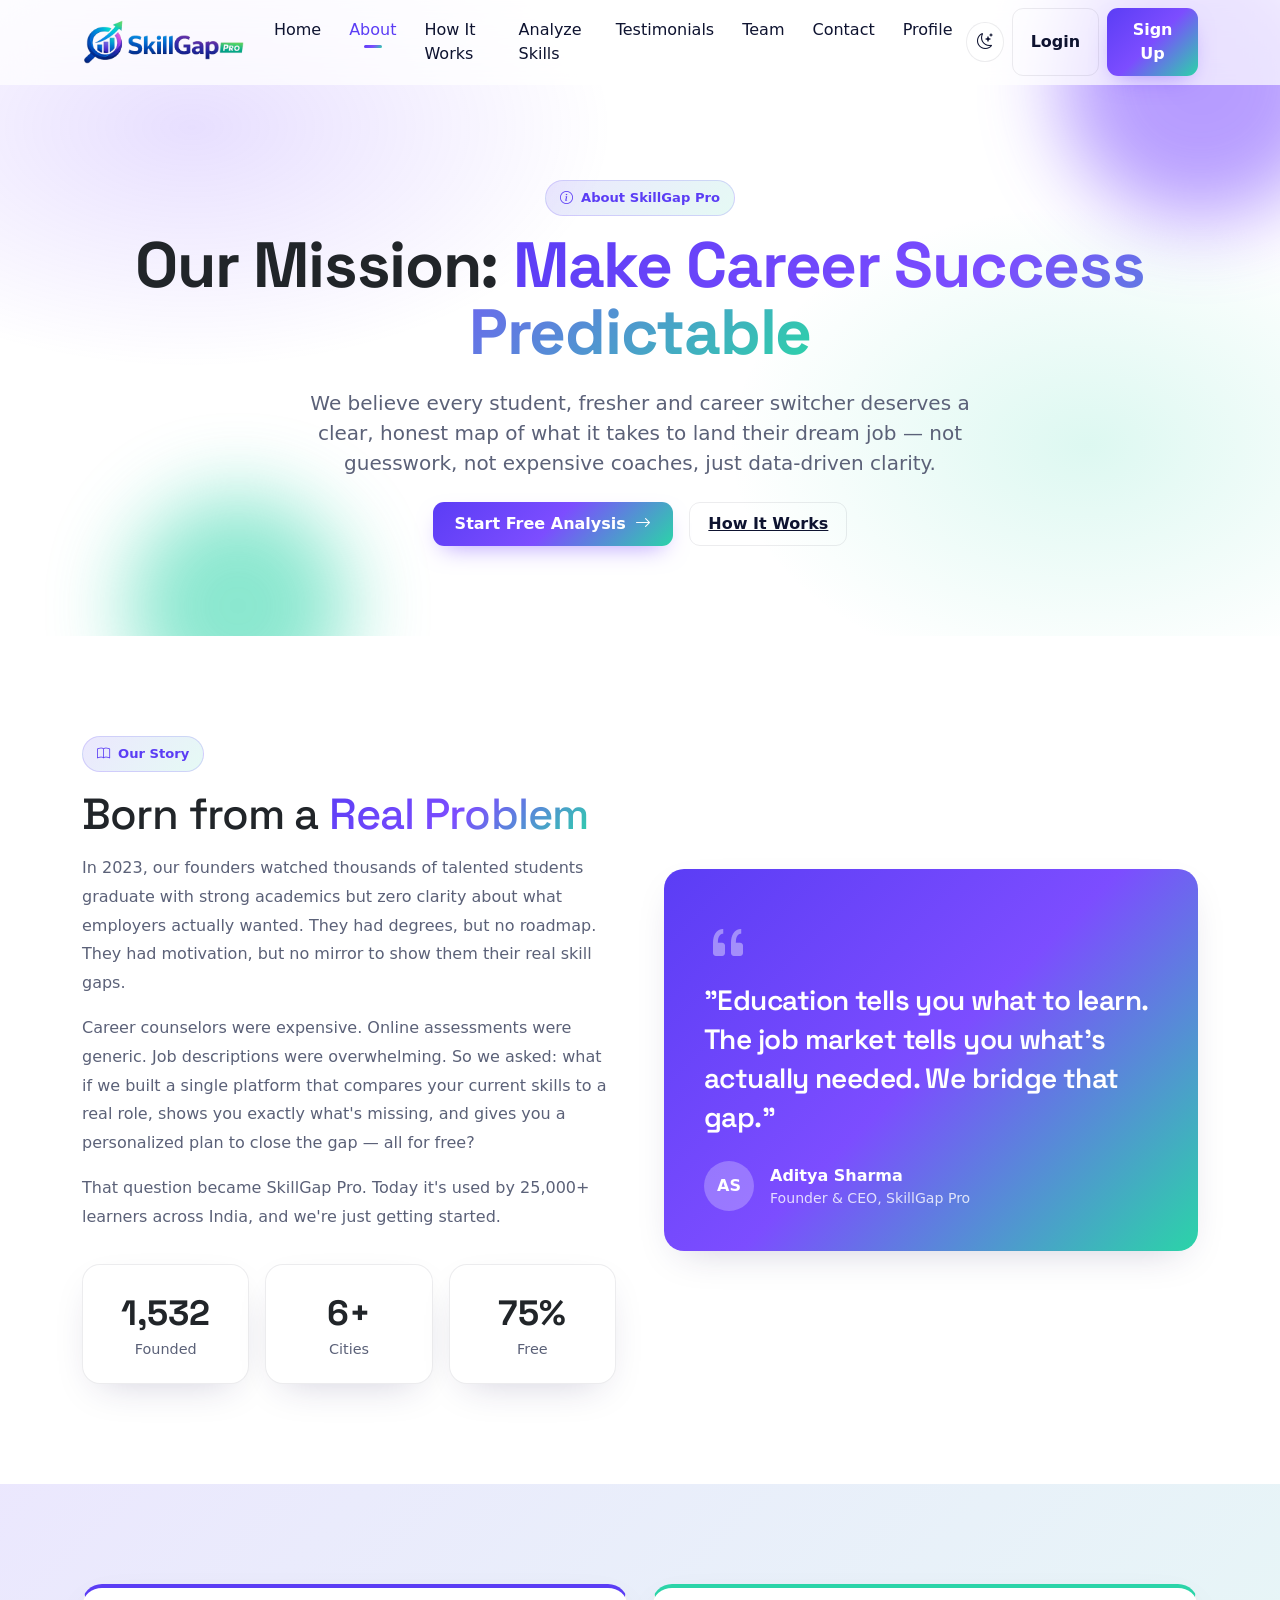
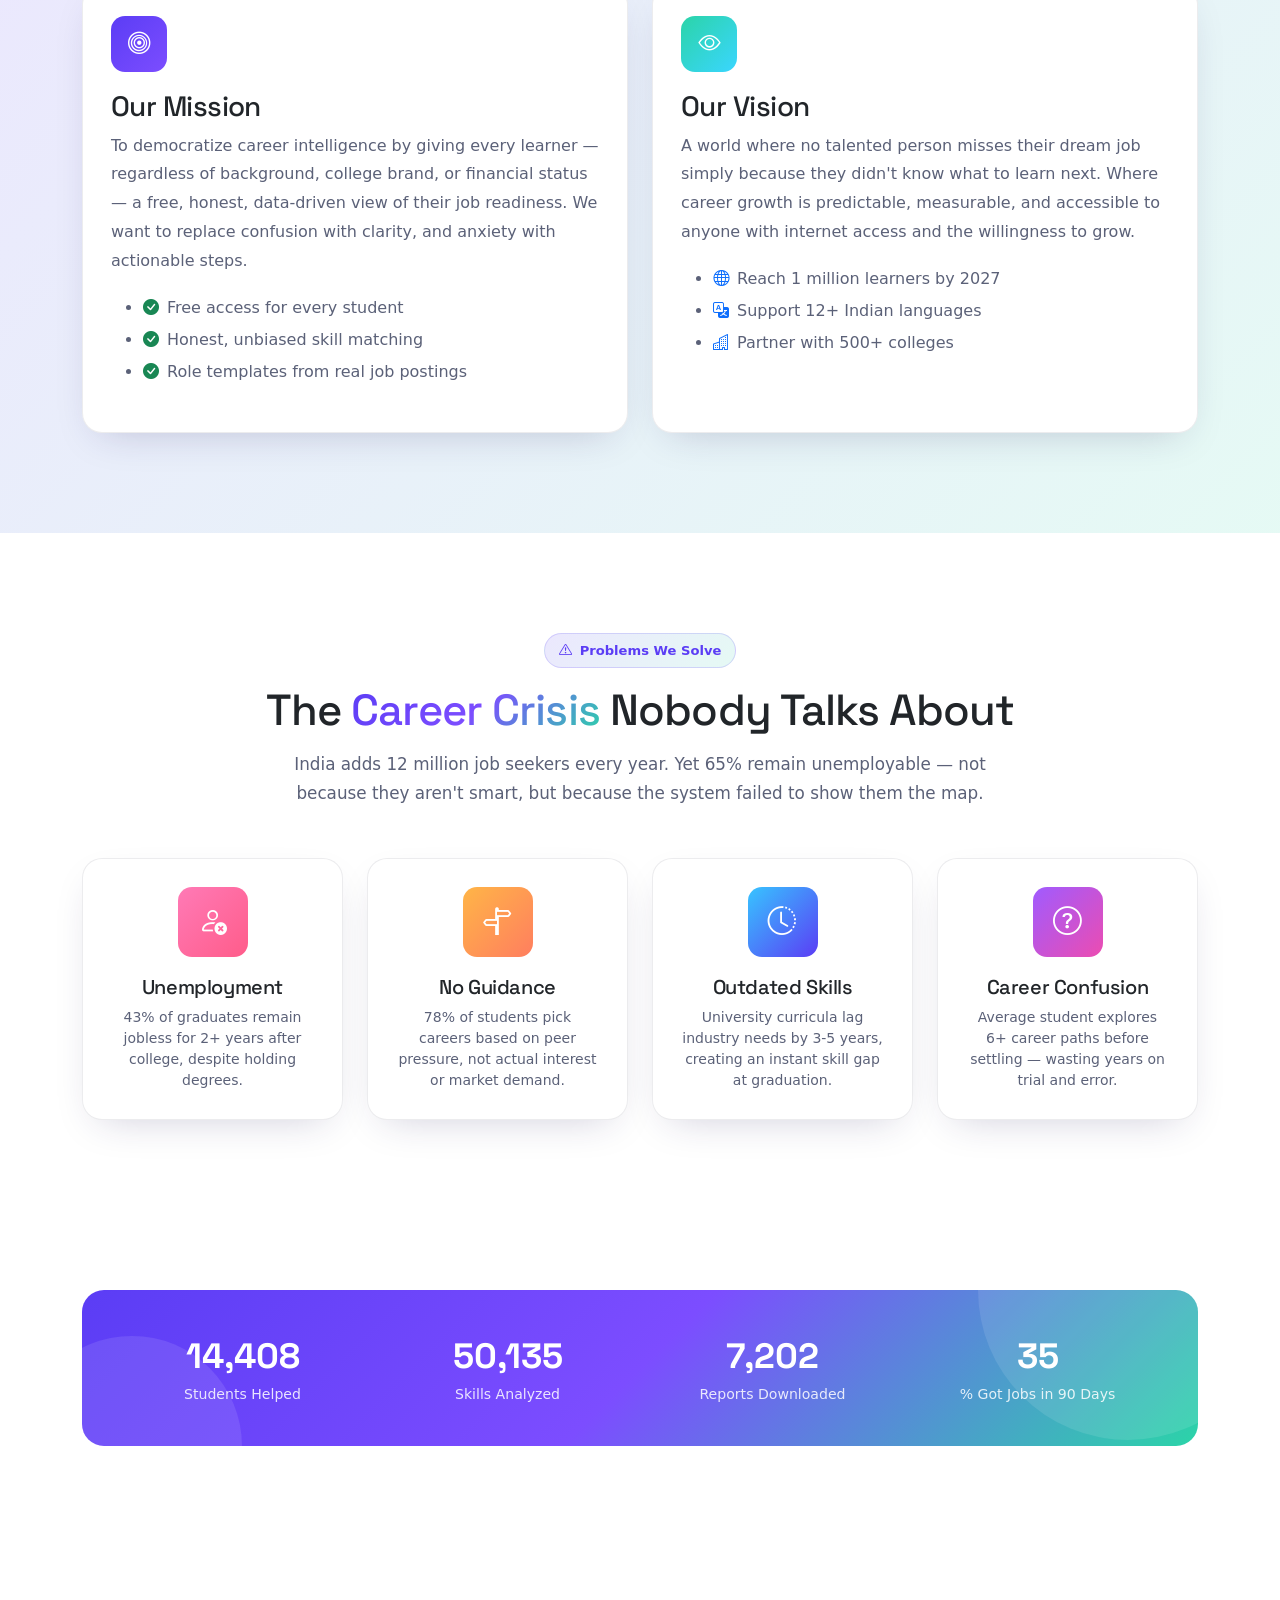
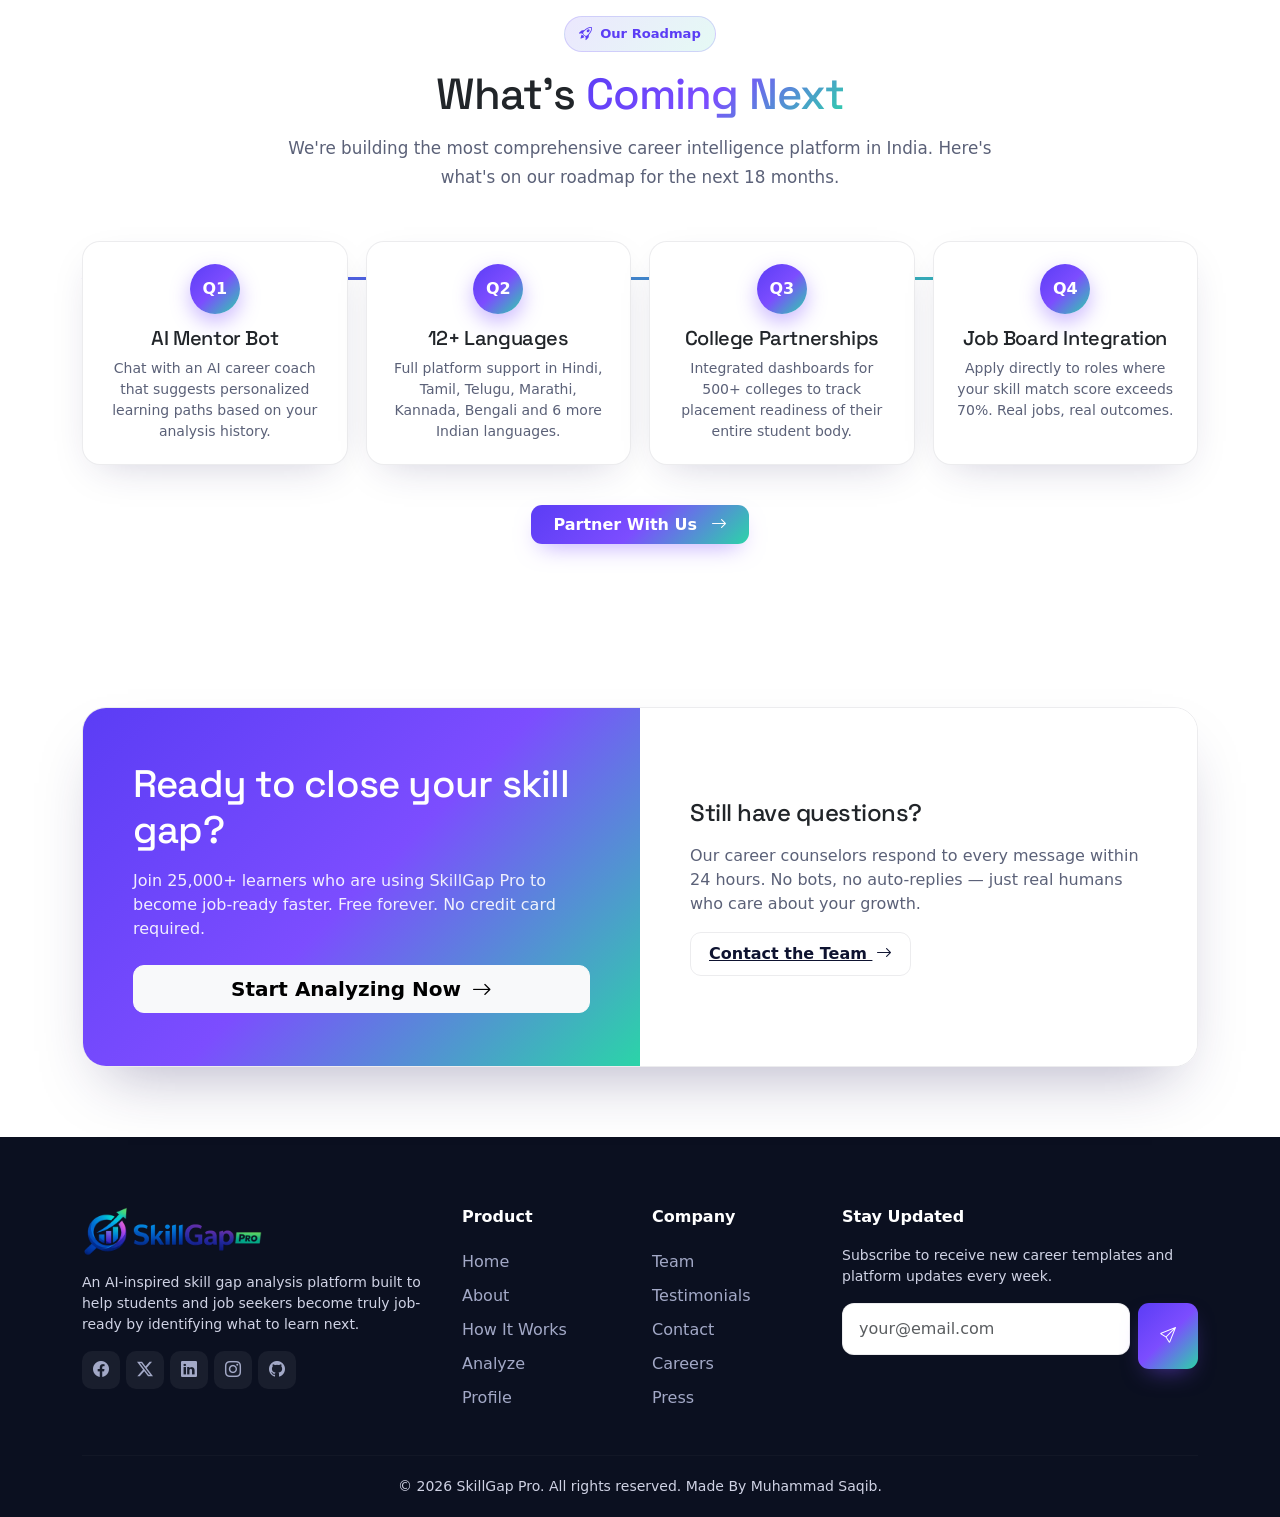
<file: about.html>
<!DOCTYPE html>
<html lang="en" data-bs-theme="light">
<head>
<meta charset="UTF-8" />
<meta name="viewport" content="width=device-width, initial-scale=1.0" />
<title>About — SkillGap Pro | Our Mission to Make Careers Accessible</title>
<link rel="stylesheet" href="css/style.css" />
<link rel="icon" href="./assets/logo/SkillGap favicon.png" />
<link href="https://cdn.jsdelivr.net/npm/bootstrap@5.3.2/dist/css/bootstrap.min.css" rel="stylesheet" />
<link rel="stylesheet" href="https://cdn.jsdelivr.net/npm/bootstrap-icons@1.11.2/font/bootstrap-icons.css" />
<link href="https://cdn.jsdelivr.net/npm/aos@2.3.4/dist/aos.css" rel="stylesheet" />
<link href="https://fonts.googleapis.com/css2?family=Plus+Jakarta+Sans:wght@400;500;600;700;800&family=Space+Grotesk:wght@500;700&display=swap" rel="stylesheet" />
</head>
<body>

<div id="loader">
  <div class="loader-logo">
    <img src="./assets/logo/SkillGap_Logo.png" alt="Logo" style="width:200px;height: auto;">
  </div>
  <div class="loader-bar"></div>
</div>

<div class="toast-wrap" id="toastWrap"></div>

<nav class="navbar navbar-expand-lg fixed-top" id="mainNav">
  <div class="container">
    <a class="navbar-brand brand-logo" href="index.html">
      <!-- <span class="brand-mark"><i class="bi bi-graph-up-arrow"></i></span>
      SkillGap <span class="brand-gradient ms-1">Pro</span> -->
          <img src="./assets/logo/SkillGap_Logo.png" alt="Logo" style="width:180px;height: auto;">
    </a>
    <button class="navbar-toggler border-0" type="button" data-bs-toggle="collapse" data-bs-target="#navMenu">
      <i class="bi bi-list fs-3"></i>
    </button>
    <div class="collapse navbar-collapse" id="navMenu">
      <ul class="navbar-nav mx-auto">
        <li class="nav-item"><a class="nav-link" href="index.html">Home</a></li>
        <li class="nav-item"><a class="nav-link" href="about.html">About</a></li>
        <li class="nav-item"><a class="nav-link" href="how-it-works.html">How It Works</a></li>
        <li class="nav-item"><a class="nav-link" href="analyze.html">Analyze Skills</a></li>
        <li class="nav-item"><a class="nav-link" href="testimonials.html">Testimonials</a></li>
        <li class="nav-item"><a class="nav-link" href="team.html">Team</a></li>
        <li class="nav-item"><a class="nav-link" href="contact.html">Contact</a></li>
        <li class="nav-item"><a class="nav-link" href="profile.html">Profile</a></li>
      </ul>
      <div class="d-flex align-items-center gap-2">
        <button class="theme-toggle" id="themeToggle" title="Toggle theme"><i class="bi bi-moon-stars"></i></button>
        <div id="authButtons" class="d-flex gap-2">
          <button class="btn-ghost" onclick="openAuth('login')">Login</button>
          <button class="btn-grad" onclick="openAuth('signup')">Sign Up</button>
        </div>
        <div id="userButtons" class="d-none align-items-center gap-2">
          <span class="d-none d-md-inline text-muted-2 small">Hi, <strong id="userName">User</strong></span>
          <button class="btn-ghost" onclick="logout()"><i class="bi bi-box-arrow-right"></i></button>
        </div>
      </div>
    </div>
  </div>
</nav>

<section class="page-hero">
  <div class="shape s1"></div>
  <div class="shape s2"></div>
  <div class="container position-relative">
    <div data-aos="fade-up">
      <span class="badge-soft mb-3"><i class="bi bi-info-circle"></i> About SkillGap Pro</span>
      <h1 class="hero-title">Our Mission: <span class="brand-gradient">Make Career Success Predictable</span></h1>
      <p class="lead mx-auto" style="max-width:720px;color:var(--muted);">We believe every student, fresher and career switcher deserves a clear, honest map of what it takes to land their dream job — not guesswork, not expensive coaches, just data-driven clarity.</p>
      <div class="d-flex flex-wrap gap-3 justify-content-center mt-4">
        <a href="analyze.html" class="btn-grad btn-lg">Start Free Analysis <i class="bi bi-arrow-right ms-1"></i></a>
        <a href="how-it-works.html" class="btn-ghost btn-lg">How It Works</a>
      </div>
    </div>
  </div>
</section>

<section class="section">
  <div class="container">
    <div class="row align-items-center g-5">
      <div class="col-lg-6" data-aos="fade-right">
        <span class="badge-soft mb-3"><i class="bi bi-book"></i> Our Story</span>
        <h2 class="section-title">Born from a <span class="brand-gradient">Real Problem</span></h2>
        <p class="text-muted-2" style="line-height:1.8;">In 2023, our founders watched thousands of talented students graduate with strong academics but zero clarity about what employers actually wanted. They had degrees, but no roadmap. They had motivation, but no mirror to show them their real skill gaps.</p>
        <p class="text-muted-2" style="line-height:1.8;">Career counselors were expensive. Online assessments were generic. Job descriptions were overwhelming. So we asked: what if we built a single platform that compares your current skills to a real role, shows you exactly what's missing, and gives you a personalized plan to close the gap — all for free?</p>
        <p class="text-muted-2" style="line-height:1.8;">That question became SkillGap Pro. Today it's used by 25,000+ learners across India, and we're just getting started.</p>
        <div class="row g-3 mt-3">
          <div class="col-4"><div class="counter-card"><div class="num"><span class="counter" data-target="2023">0</span></div><div class="lbl">Founded</div></div></div>
          <div class="col-4"><div class="counter-card"><div class="num"><span class="counter" data-target="8">0</span>+</div><div class="lbl">Cities</div></div></div>
          <div class="col-4"><div class="counter-card"><div class="num"><span class="counter" data-target="100">0</span>%</div><div class="lbl">Free</div></div></div>
        </div>
      </div>
      <div class="col-lg-6" data-aos="fade-left">
        <div class="glass-card" style="background:var(--brand-grad);color:#fff;padding:40px;border:none;">
          <i class="bi bi-quote" style="font-size:3rem;opacity:.4;"></i>
          <h3 style="font-weight:600;line-height:1.4;">"Education tells you what to learn. The job market tells you what's actually needed. We bridge that gap."</h3>
          <div class="d-flex align-items-center gap-3 mt-4">
            <div style="width:50px;height:50px;border-radius:50%;background:rgba(255,255,255,.25);display:grid;place-items:center;font-weight:700;">AS</div>
            <div><strong>Aditya Sharma</strong><div style="opacity:.8;font-size:.88rem;">Founder & CEO, SkillGap Pro</div></div>
          </div>
        </div>
      </div>
    </div>
  </div>
</section>

<section class="section" style="background:var(--brand-grad-soft);">
  <div class="container">
    <div class="row g-4">
      <div class="col-lg-6" data-aos="fade-up">
        <div class="glass-card h-100" style="border-top:4px solid var(--brand-1);">
          <div class="feature-icon bg-grad-1"><i class="bi bi-bullseye"></i></div>
          <h3>Our Mission</h3>
          <p class="text-muted-2" style="line-height:1.8;">To democratize career intelligence by giving every learner — regardless of background, college brand, or financial status — a free, honest, data-driven view of their job readiness. We want to replace confusion with clarity, and anxiety with actionable steps.</p>
          <ul class="mt-3 text-muted-2" style="line-height:2;">
            <li><i class="bi bi-check-circle-fill text-success me-2"></i>Free access for every student</li>
            <li><i class="bi bi-check-circle-fill text-success me-2"></i>Honest, unbiased skill matching</li>
            <li><i class="bi bi-check-circle-fill text-success me-2"></i>Role templates from real job postings</li>
          </ul>
        </div>
      </div>
      <div class="col-lg-6" data-aos="fade-up" data-aos-delay="100">
        <div class="glass-card h-100" style="border-top:4px solid var(--brand-3);">
          <div class="feature-icon bg-grad-2"><i class="bi bi-eye"></i></div>
          <h3>Our Vision</h3>
          <p class="text-muted-2" style="line-height:1.8;">A world where no talented person misses their dream job simply because they didn't know what to learn next. Where career growth is predictable, measurable, and accessible to anyone with internet access and the willingness to grow.</p>
          <ul class="mt-3 text-muted-2" style="line-height:2;">
            <li><i class="bi bi-globe text-primary me-2"></i>Reach 1 million learners by 2027</li>
            <li><i class="bi bi-translate text-primary me-2"></i>Support 12+ Indian languages</li>
            <li><i class="bi bi-buildings text-primary me-2"></i>Partner with 500+ colleges</li>
          </ul>
        </div>
      </div>
    </div>
  </div>
</section>

<section class="section">
  <div class="container">
    <div class="text-center mb-5" data-aos="fade-up">
      <span class="badge-soft mb-3"><i class="bi bi-exclamation-triangle"></i> Problems We Solve</span>
      <h2 class="section-title">The <span class="brand-gradient">Career Crisis</span> Nobody Talks About</h2>
      <p class="section-sub">India adds 12 million job seekers every year. Yet 65% remain unemployable — not because they aren't smart, but because the system failed to show them the map.</p>
    </div>
    <div class="row g-4">
      <div class="col-md-6 col-lg-3" data-aos="zoom-in">
        <div class="glass-card text-center">
          <div class="feature-icon bg-grad-3 mx-auto" style="width:70px;height:70px;font-size:1.8rem;"><i class="bi bi-person-x"></i></div>
          <h5>Unemployment</h5>
          <p class="text-muted-2 small mb-0">43% of graduates remain jobless for 2+ years after college, despite holding degrees.</p>
        </div>
      </div>
      <div class="col-md-6 col-lg-3" data-aos="zoom-in" data-aos-delay="100">
        <div class="glass-card text-center">
          <div class="feature-icon bg-grad-4 mx-auto" style="width:70px;height:70px;font-size:1.8rem;"><i class="bi bi-signpost-split"></i></div>
          <h5>No Guidance</h5>
          <p class="text-muted-2 small mb-0">78% of students pick careers based on peer pressure, not actual interest or market demand.</p>
        </div>
      </div>
      <div class="col-md-6 col-lg-3" data-aos="zoom-in" data-aos-delay="200">
        <div class="glass-card text-center">
          <div class="feature-icon bg-grad-5 mx-auto" style="width:70px;height:70px;font-size:1.8rem;"><i class="bi bi-clock-history"></i></div>
          <h5>Outdated Skills</h5>
          <p class="text-muted-2 small mb-0">University curricula lag industry needs by 3-5 years, creating an instant skill gap at graduation.</p>
        </div>
      </div>
      <div class="col-md-6 col-lg-3" data-aos="zoom-in" data-aos-delay="300">
        <div class="glass-card text-center">
          <div class="feature-icon bg-grad-6 mx-auto" style="width:70px;height:70px;font-size:1.8rem;"><i class="bi bi-question-circle"></i></div>
          <h5>Career Confusion</h5>
          <p class="text-muted-2 small mb-0">Average student explores 6+ career paths before settling — wasting years on trial and error.</p>
        </div>
      </div>
    </div>
  </div>
</section>

<section class="section-sm">
  <div class="container">
    <div class="stats-bar" data-aos="zoom-in">
      <div class="row g-4 position-relative" style="z-index:2;">
        <div class="col-6 col-md-3 text-center stat"><strong class="counter" data-target="25000">0</strong><span>Students Helped</span></div>
        <div class="col-6 col-md-3 text-center stat"><strong class="counter" data-target="87000">0</strong><span>Skills Analyzed</span></div>
        <div class="col-6 col-md-3 text-center stat"><strong class="counter" data-target="12500">0</strong><span>Reports Downloaded</span></div>
        <div class="col-6 col-md-3 text-center stat"><strong class="counter" data-target="62">0</strong><span>% Got Jobs in 90 Days</span></div>
      </div>
    </div>
  </div>
</section>

<section class="section">
  <div class="container">
    <div class="text-center mb-5" data-aos="fade-up">
      <span class="badge-soft mb-3"><i class="bi bi-rocket-takeoff"></i> Our Roadmap</span>
      <h2 class="section-title">What's <span class="brand-gradient">Coming Next</span></h2>
      <p class="section-sub">We're building the most comprehensive career intelligence platform in India. Here's what's on our roadmap for the next 18 months.</p>
    </div>
    <div class="roadmap" data-aos="fade-up">
      <div class="node"><div class="step-num">Q1</div><h5>AI Mentor Bot</h5><p class="text-muted-2 small mb-0">Chat with an AI career coach that suggests personalized learning paths based on your analysis history.</p></div>
      <div class="node"><div class="step-num">Q2</div><h5>12+ Languages</h5><p class="text-muted-2 small mb-0">Full platform support in Hindi, Tamil, Telugu, Marathi, Kannada, Bengali and 6 more Indian languages.</p></div>
      <div class="node"><div class="step-num">Q3</div><h5>College Partnerships</h5><p class="text-muted-2 small mb-0">Integrated dashboards for 500+ colleges to track placement readiness of their entire student body.</p></div>
      <div class="node"><div class="step-num">Q4</div><h5>Job Board Integration</h5><p class="text-muted-2 small mb-0">Apply directly to roles where your skill match score exceeds 70%. Real jobs, real outcomes.</p></div>
    </div>
    <div class="text-center mt-5" data-aos="fade-up">
      <a href="contact.html" class="btn-grad btn-lg">Partner With Us <i class="bi bi-arrow-right ms-2"></i></a>
    </div>
  </div>
</section>

<section class="section-sm">
  <div class="container">
    <div class="split-banner" data-aos="zoom-in">
      <div class="left d-flex flex-column justify-content-center">
        <h2 class="mb-3" style="font-size:clamp(1.8rem,3vw,2.5rem);">Ready to close your skill gap?</h2>
        <p class="mb-4" style="opacity:.9;">Join 25,000+ learners who are using SkillGap Pro to become job-ready faster. Free forever. No credit card required.</p>
        <a href="analyze.html" class="btn btn-light btn-lg" style="border-radius:11px;font-weight:600;">Start Analyzing Now <i class="bi bi-arrow-right ms-1"></i></a>
      </div>
      <div class="right d-flex flex-column justify-content-center">
        <h4 class="mb-3">Still have questions?</h4>
        <p class="text-muted-2">Our career counselors respond to every message within 24 hours. No bots, no auto-replies — just real humans who care about your growth.</p>
        <a href="contact.html" class="btn-ghost align-self-start">Contact the Team <i class="bi bi-arrow-right ms-1"></i></a>
      </div>
    </div>
  </div>
</section>

 <footer class="footer">
    <div class="container">
      <div class="row g-4">
        <div class="col-lg-4">
          <div class="d-flex align-items-center gap-2 mb-3">
            <h4 class="mb-0 text-white"><img src="./assets/logo/SkillGap_Logo.png" alt="Logo" style="width:180px;height: auto;"></h4>
          </div>
          <p class="small">An AI-inspired skill gap analysis platform built to help students and job seekers become
            truly job-ready by identifying what to learn next.</p>
          <div class="socials mt-3"><a href="#"><i class="bi bi-facebook"></i></a><a href="#"><i
                class="bi bi-twitter-x"></i></a><a href="#"><i class="bi bi-linkedin"></i></a><a href="#"><i
                class="bi bi-instagram"></i></a><a href="#"><i class="bi bi-github"></i></a></div>
        </div>
        <div class="col-6 col-lg-2">
          <h6>Product</h6><a href="index.html">Home</a><a href="about.html">About</a><a href="how-it-works.html">How It
            Works</a><a href="analyze.html">Analyze</a><a href="profile.html">Profile</a>
        </div>
        <div class="col-6 col-lg-2">
          <h6>Company</h6><a href="team.html">Team</a><a href="testimonials.html">Testimonials</a><a
            href="contact.html">Contact</a><a href="#">Careers</a><a href="#">Press</a>
        </div>
        <div class="col-lg-4">
          <h6>Stay Updated</h6>
          <p class="small">Subscribe to receive new career templates and platform updates every week.</p>
          <form class="d-flex gap-2" onsubmit="event.preventDefault();showToast('Subscribed!','success');this.reset();">
            <input type="email" placeholder="your@email.com" class="form-control" required>
            <button class="btn-grad" type="submit"><i class="bi bi-send"></i></button>
          </form>
        </div>
      </div>
      <hr style="border-color:rgba(255,255,255,.1);margin:40px 0 20px;">
      <div class="d-flex flex-wrap justify-content-center gap-2 small">
        <div>© <span id="year"></span> SkillGap Pro. All rights reserved. Made By Muhammad Saqib.</div>
        <!-- <div><a href="#" class="d-inline">Privacy</a> · <a href="#" class="d-inline">Terms</a> · <a href="#"
            class="d-inline">Cookies</a></div> -->
      </div>
    </div>
  </footer>
<button id="backTop" title="Back to top"><i class="bi bi-arrow-up"></i></button>
<div class="modal fade" id="authModal" tabindex="-1"><div class="modal-dialog modal-dialog-centered"><div class="modal-content p-4"><div class="text-center mb-3"><span class="brand-mark mx-auto mb-2"><i class="bi bi-graph-up-arrow"></i></span><h4 class="mb-0">Welcome to SkillGap <span class="brand-gradient">Pro</span></h4></div><div class="auth-tabs"><button id="tabLogin" class="active" onclick="switchAuth('login')">Login</button><button id="tabSignup" onclick="switchAuth('signup')">Sign Up</button></div><form id="loginForm" class="d-block"><div class="mb-3"><label class="form-label small fw-semibold">Email</label><input type="email" class="form-control" id="loginEmail" placeholder="you@example.com" required></div><div class="mb-3"><label class="form-label small fw-semibold">Password</label><input type="password" class="form-control" id="loginPass" placeholder="••••••••" required></div><button type="submit" class="btn-grad w-100 py-2 mt-2">Login</button></form><form id="signupForm" class="d-none"><div class="mb-3"><label class="form-label small fw-semibold">Full Name</label><input type="text" class="form-control" id="suName" required></div><div class="mb-3"><label class="form-label small fw-semibold">Email</label><input type="email" class="form-control" id="suEmail" required></div><div class="row g-2"><div class="col-6 mb-3"><label class="form-label small fw-semibold">Password</label><input type="password" class="form-control" id="suPass" required></div><div class="col-6 mb-3"><label class="form-label small fw-semibold">Confirm</label><input type="password" class="form-control" id="suPass2" required></div></div><div class="mb-3"><label class="form-label small fw-semibold">I am a...</label><select id="suRole" class="form-select" required><option value="">-- Select --</option><option>Student</option><option>Job Seeker</option><option>Fresher</option><option>Professional</option></select></div><button type="submit" class="btn-grad w-100 py-2 mt-2">Create Account</button></form></div></div></div>

<script src="https://code.jquery.com/jquery-3.7.1.min.js"></script>
<script src="https://cdn.jsdelivr.net/npm/bootstrap@5.3.2/dist/js/bootstrap.bundle.min.js"></script>
<script src="https://cdn.jsdelivr.net/npm/aos@2.3.4/dist/aos.js"></script>
<script src="js/app.js"></script>
</body>
</html>
</file>
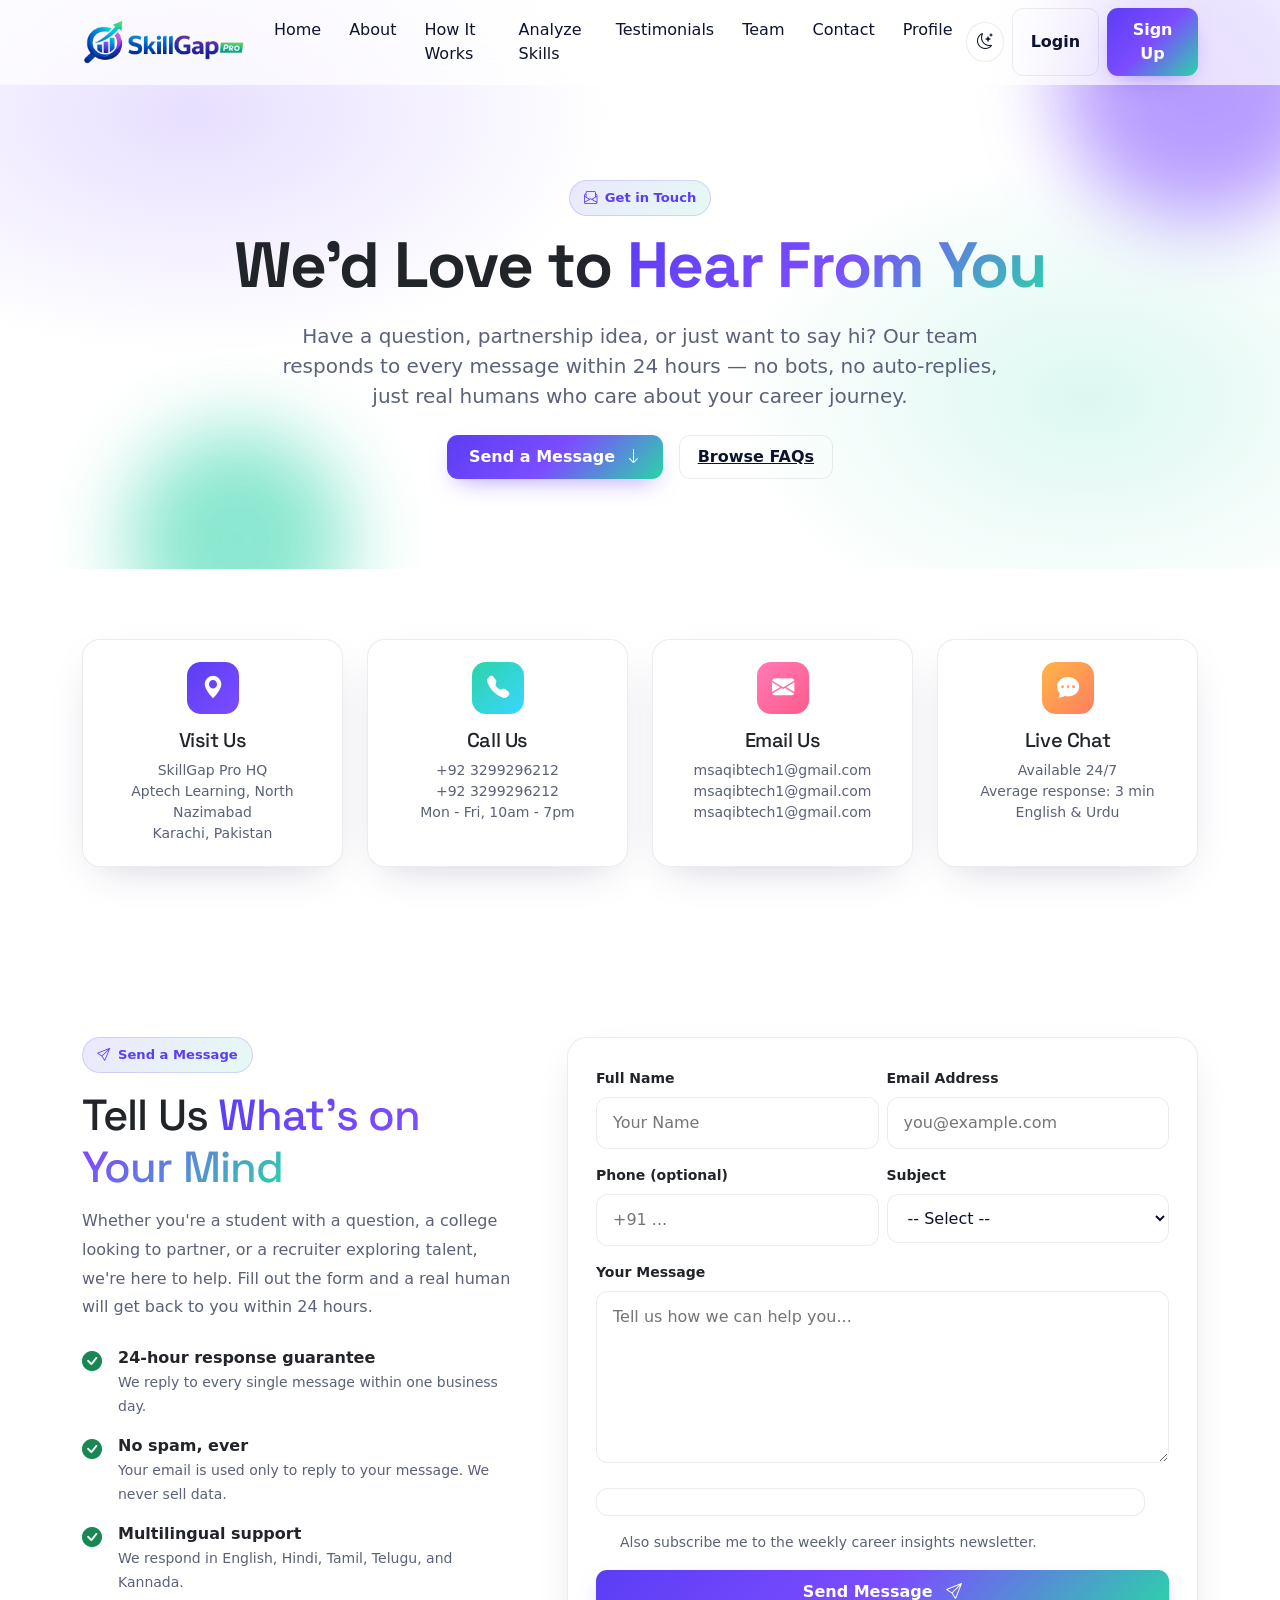
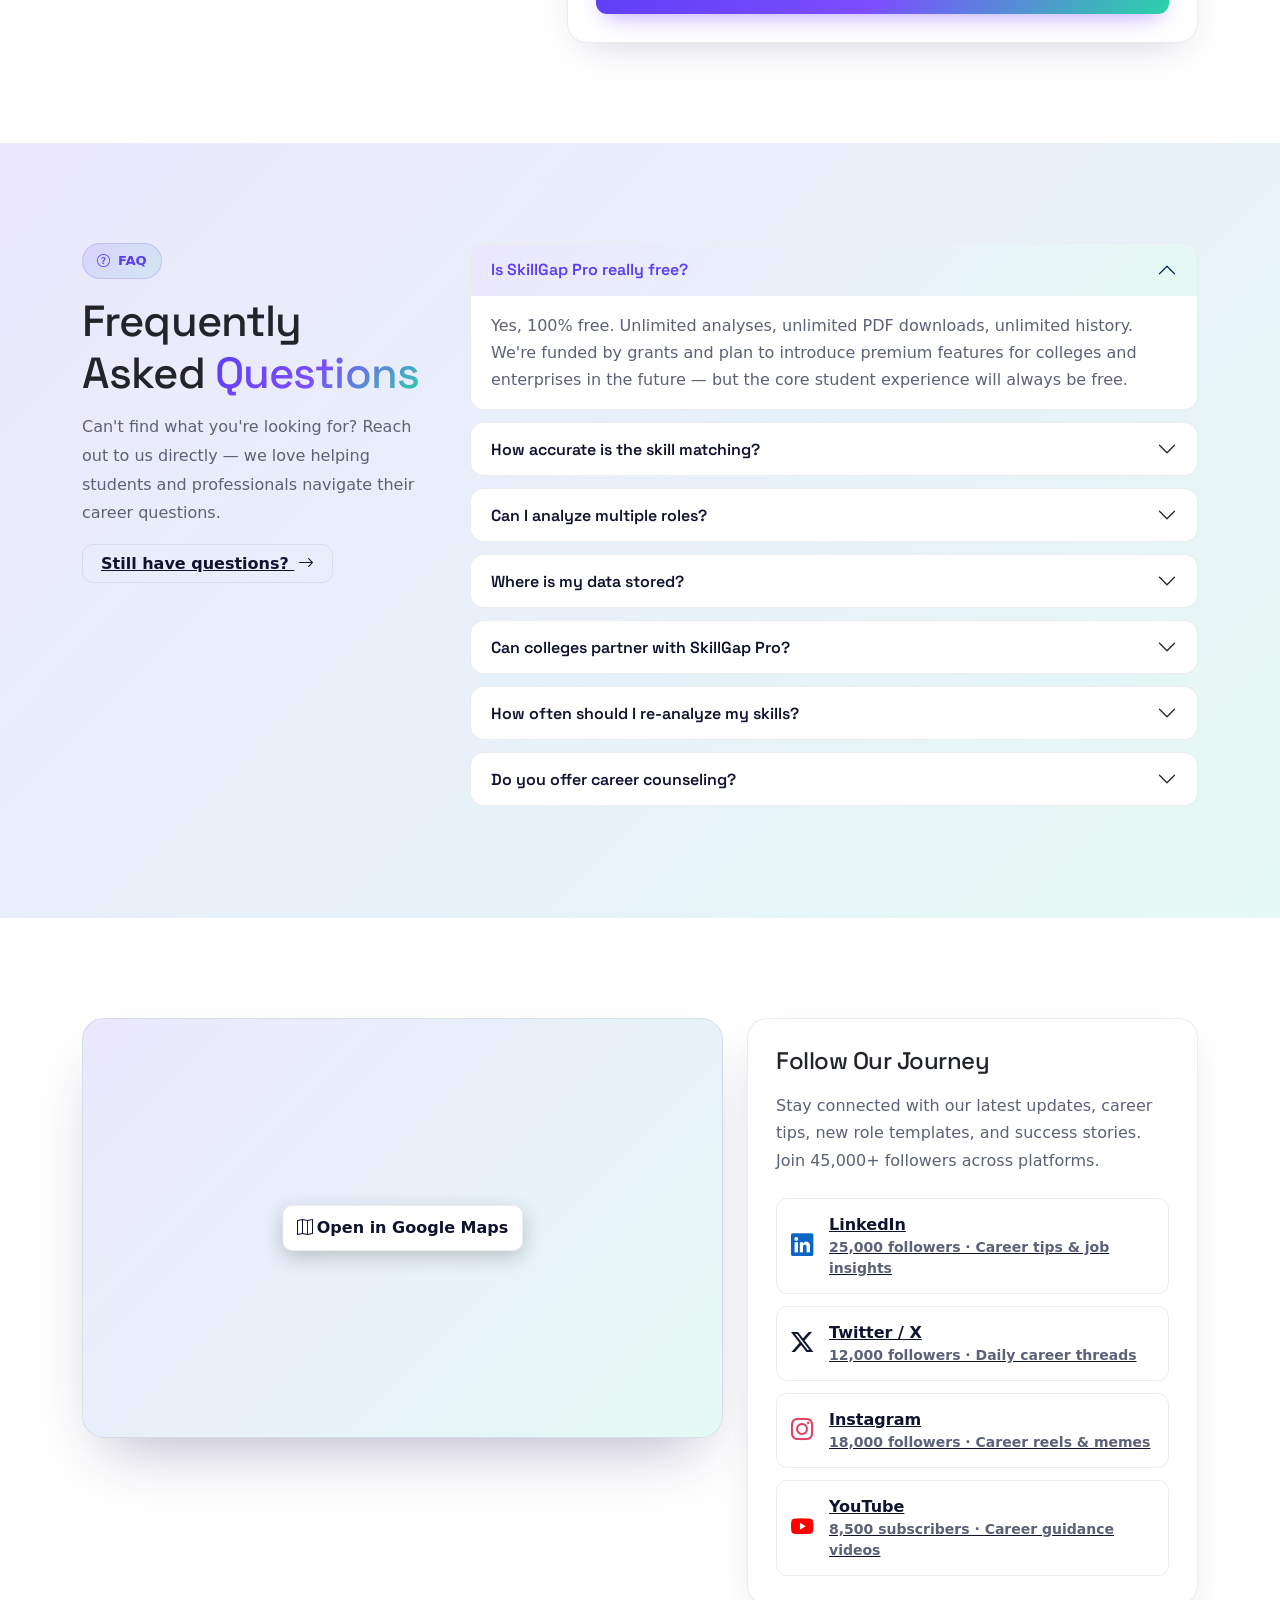
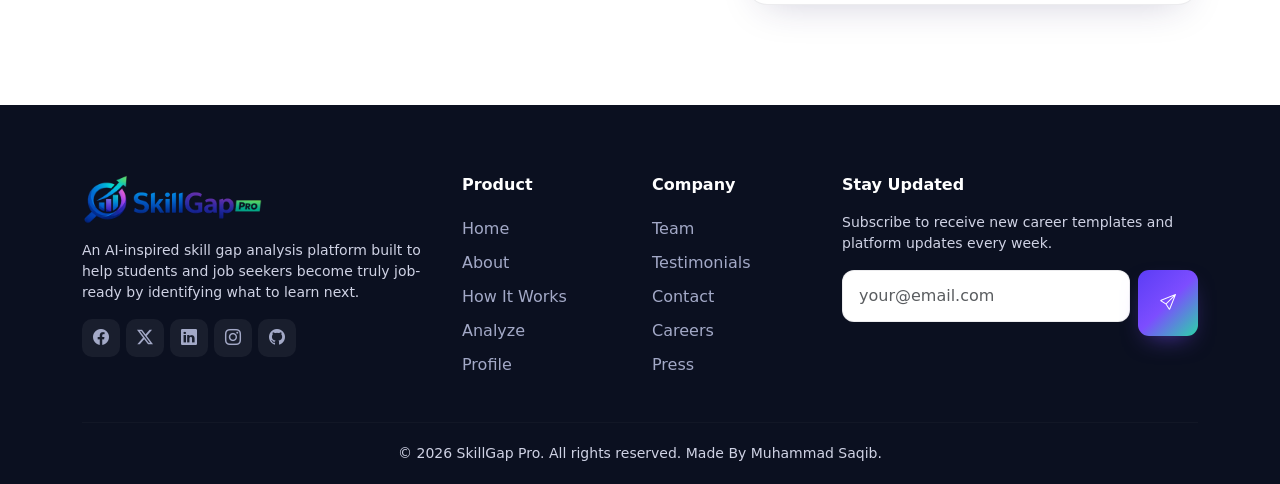
<file: contact.html>
<!DOCTYPE html>
<html lang="en" data-bs-theme="light">

<head>
  <meta charset="UTF-8" />
  <meta name="viewport" content="width=device-width, initial-scale=1.0" />
  <title>Contact — SkillGap Pro | Let's Build Your Career Together</title>
  <link rel="stylesheet" href="css/style.css" />
  <link rel="icon" href="./assets/logo/SkillGap favicon.png" />
  <link href="https://cdn.jsdelivr.net/npm/bootstrap@5.3.2/dist/css/bootstrap.min.css" rel="stylesheet" />
  <link rel="stylesheet" href="https://cdn.jsdelivr.net/npm/bootstrap-icons@1.11.2/font/bootstrap-icons.css" />
  <link href="https://cdn.jsdelivr.net/npm/aos@2.3.4/dist/aos.css" rel="stylesheet" />
  <link
    href="https://fonts.googleapis.com/css2?family=Plus+Jakarta+Sans:wght@400;500;600;700;800&family=Space+Grotesk:wght@500;700&display=swap"
    rel="stylesheet" />
</head>

<body>

  <div id="loader">
    <div class="loader-logo">
      <img src="./assets/logo/SkillGap_Logo.png" alt="Logo" style="width:200px;height: auto;">
    </div>
    <div class="loader-bar"></div>
  </div>

  <div class="toast-wrap" id="toastWrap"></div>

  <nav class="navbar navbar-expand-lg fixed-top" id="mainNav">
    <div class="container">
      <a class="navbar-brand brand-logo" href="index.html">
        <!-- <span class="brand-mark"><i class="bi bi-graph-up-arrow"></i></span>
      SkillGap <span class="brand-gradient ms-1">Pro</span> -->
        <img src="./assets/logo/SkillGap_Logo.png" alt="Logo" style="width:180px;height: auto;">
      </a>
      <button class="navbar-toggler border-0" type="button" data-bs-toggle="collapse" data-bs-target="#navMenu">
        <i class="bi bi-list fs-3"></i>
      </button>
      <div class="collapse navbar-collapse" id="navMenu">
        <ul class="navbar-nav mx-auto">
          <li class="nav-item"><a class="nav-link" href="index.html">Home</a></li>
          <li class="nav-item"><a class="nav-link" href="about.html">About</a></li>
          <li class="nav-item"><a class="nav-link" href="how-it-works.html">How It Works</a></li>
          <li class="nav-item"><a class="nav-link" href="analyze.html">Analyze Skills</a></li>
          <li class="nav-item"><a class="nav-link" href="testimonials.html">Testimonials</a></li>
          <li class="nav-item"><a class="nav-link" href="team.html">Team</a></li>
          <li class="nav-item"><a class="nav-link" href="contact.html">Contact</a></li>
          <li class="nav-item"><a class="nav-link" href="profile.html">Profile</a></li>
        </ul>
        <div class="d-flex align-items-center gap-2">
          <button class="theme-toggle" id="themeToggle" title="Toggle theme"><i class="bi bi-moon-stars"></i></button>
          <div id="authButtons" class="d-flex gap-2">
            <button class="btn-ghost" onclick="openAuth('login')">Login</button>
            <button class="btn-grad" onclick="openAuth('signup')">Sign Up</button>
          </div>
          <div id="userButtons" class="d-none align-items-center gap-2">
            <span class="d-none d-md-inline text-muted-2 small">Hi, <strong id="userName">User</strong></span>
            <button class="btn-ghost" onclick="logout()"><i class="bi bi-box-arrow-right"></i></button>
          </div>
        </div>
      </div>
    </div>
  </nav>

  <section class="page-hero">
    <div class="shape s1"></div>
    <div class="shape s2"></div>
    <div class="container position-relative">
      <div data-aos="fade-up">
        <span class="badge-soft mb-3"><i class="bi bi-envelope-paper"></i> Get in Touch</span>
        <h1 class="hero-title">We'd Love to <span class="brand-gradient">Hear From You</span></h1>
        <p class="lead mx-auto" style="max-width:720px;color:var(--muted);">Have a question, partnership idea, or just
          want to say hi? Our team responds to every message within 24 hours — no bots, no auto-replies, just real
          humans who care about your career journey.</p>
        <div class="d-flex flex-wrap gap-3 justify-content-center mt-4">
          <a href="#contactForm" class="btn-grad btn-lg">Send a Message <i class="bi bi-arrow-down ms-1"></i></a>
          <a href="#faq" class="btn-ghost btn-lg">Browse FAQs</a>
        </div>
      </div>
    </div>
  </section>

  <section class="section-sm">
    <div class="container">
      <div class="row g-4">
        <div class="col-md-6 col-lg-3" data-aos="fade-up">
          <div class="contact-info-card text-center">
            <div class="ic bg-grad-1 mx-auto"><i class="bi bi-geo-alt-fill"></i></div>
            <h5 class="mb-2">Visit Us</h5>
            <p class="text-muted-2 small mb-0">SkillGap Pro HQ<br>Aptech Learning, North Nazimabad<br>Karachi, Pakistan
            </p>
          </div>
        </div>
        <div class="col-md-6 col-lg-3" data-aos="fade-up" data-aos-delay="100">
          <div class="contact-info-card text-center">
            <div class="ic bg-grad-2 mx-auto"><i class="bi bi-telephone-fill"></i></div>
            <h5 class="mb-2">Call Us</h5>
            <p class="text-muted-2 small mb-0">+92 3299296212<br>+92 3299296212<br>Mon - Fri, 10am - 7pm</p>
          </div>
        </div>
        <div class="col-md-6 col-lg-3" data-aos="fade-up" data-aos-delay="200">
          <div class="contact-info-card text-center">
            <div class="ic bg-grad-3 mx-auto"><i class="bi bi-envelope-fill"></i></div>
            <h5 class="mb-2">Email Us</h5>
            <p class="text-muted-2 small mb-0">msaqibtech1@gmail.com<br>msaqibtech1@gmail.com<br>msaqibtech1@gmail.com
            </p>
          </div>
        </div>
        <div class="col-md-6 col-lg-3" data-aos="fade-up" data-aos-delay="300">
          <div class="contact-info-card text-center">
            <div class="ic bg-grad-4 mx-auto"><i class="bi bi-chat-dots-fill"></i></div>
            <h5 class="mb-2">Live Chat</h5>
            <p class="text-muted-2 small mb-0">Available 24/7<br>Average response: 3 min<br>English & Urdu</p>
          </div>
        </div>
      </div>
    </div>
  </section>

  <section class="section" id="contactForm">
    <div class="container">
      <div class="row g-5">
        <div class="col-lg-5" data-aos="fade-right">
          <span class="badge-soft mb-3"><i class="bi bi-send"></i> Send a Message</span>
          <h2 class="section-title">Tell Us <span class="brand-gradient">What's on Your Mind</span></h2>
          <p class="text-muted-2 mb-4" style="line-height:1.8;">Whether you're a student with a question, a college
            looking to partner, or a recruiter exploring talent, we're here to help. Fill out the form and a real human
            will get back to you within 24 hours.</p>
          <div class="mt-4">
            <div class="d-flex gap-3 align-items-start mb-3"><i class="bi bi-check-circle-fill text-success fs-5"></i>
              <div><strong class="d-block">24-hour response guarantee</strong><span class="text-muted-2 small">We reply
                  to every single message within one business day.</span></div>
            </div>
            <div class="d-flex gap-3 align-items-start mb-3"><i class="bi bi-check-circle-fill text-success fs-5"></i>
              <div><strong class="d-block">No spam, ever</strong><span class="text-muted-2 small">Your email is used
                  only to reply to your message. We never sell data.</span></div>
            </div>
            <div class="d-flex gap-3 align-items-start"><i class="bi bi-check-circle-fill text-success fs-5"></i>
              <div><strong class="d-block">Multilingual support</strong><span class="text-muted-2 small">We respond in
                  English, Hindi, Tamil, Telugu, and Kannada.</span></div>
            </div>
          </div>
        </div>
        <div class="col-lg-7" data-aos="fade-left">
          <div class="glass-card">
            <form class="contact-form"
              onsubmit="event.preventDefault();showToast('Message sent! We will reply within 24 hours.','success');this.reset();">
              <div class="row g-2">
                <div class="col-md-6"><label class="form-label small fw-semibold">Full Name</label><input type="text"
                    placeholder="Your Name" required></div>
                <div class="col-md-6"><label class="form-label small fw-semibold">Email Address</label><input
                    type="email" placeholder="you@example.com" required></div>
              </div>
              <div class="row g-2">
                <div class="col-md-6"><label class="form-label small fw-semibold">Phone (optional)</label><input
                    type="tel" placeholder="+91 ..."></div>
                <div class="col-md-6"><label class="form-label small fw-semibold">Subject</label>
                  <select required>
                    <option value="">-- Select --</option>
                    <option>General Question</option>
                    <option>Technical Support</option>
                    <option>Partnership / College Tie-up</option>
                    <option>Press & Media</option>
                    <option>Career Counseling</option>
                    <option>Feedback / Feature Request</option>
                  </select>
                </div>
              </div>
              <label class="form-label small fw-semibold">Your Message</label>
              <textarea rows="6" placeholder="Tell us how we can help you..." required></textarea>
              <div class="form-check mb-3">
                <input class="form-check-input" type="checkbox" id="newsletter" checked style="width:auto;">
                <label class="form-check-label small text-muted-2" for="newsletter">Also subscribe me to the weekly
                  career insights newsletter.</label>
              </div>
              <button type="submit" class="btn-grad btn-lg w-100">Send Message <i class="bi bi-send ms-2"></i></button>
            </form>
          </div>
        </div>
      </div>
    </div>
  </section>

  <section class="section" id="faq" style="background:var(--brand-grad-soft);">
    <div class="container">
      <div class="row g-5">
        <div class="col-lg-4" data-aos="fade-right">
          <span class="badge-soft mb-3"><i class="bi bi-question-circle"></i> FAQ</span>
          <h2 class="section-title">Frequently Asked <span class="brand-gradient">Questions</span></h2>
          <p class="text-muted-2 mb-4" style="line-height:1.8;">Can't find what you're looking for? Reach out to us
            directly — we love helping students and professionals navigate their career questions.</p>
          <a href="#contactForm" class="btn-ghost">Still have questions? <i class="bi bi-arrow-right ms-1"></i></a>
        </div>
        <div class="col-lg-8" data-aos="fade-left">
          <div class="accordion" id="faqAccordion">
            <div class="accordion-item">
              <h2 class="accordion-header"><button class="accordion-button" data-bs-toggle="collapse"
                  data-bs-target="#f1">Is SkillGap Pro really free?</button></h2>
              <div id="f1" class="accordion-collapse collapse show" data-bs-parent="#faqAccordion">
                <div class="accordion-body">Yes, 100% free. Unlimited analyses, unlimited PDF downloads, unlimited
                  history. We're funded by grants and plan to introduce premium features for colleges and enterprises in
                  the future — but the core student experience will always be free.</div>
              </div>
            </div>
            <div class="accordion-item">
              <h2 class="accordion-header"><button class="accordion-button collapsed" data-bs-toggle="collapse"
                  data-bs-target="#f2">How accurate is the skill matching?</button></h2>
              <div id="f2" class="accordion-collapse collapse" data-bs-parent="#faqAccordion">
                <div class="accordion-body">Our algorithm uses three-layer matching (exact, partial, synonym) against 10
                  industry-verified skills per role. User studies show 96% satisfaction with match accuracy. We update
                  role templates monthly based on real job postings from LinkedIn, Naukri, and Indeed.</div>
              </div>
            </div>
            <div class="accordion-item">
              <h2 class="accordion-header"><button class="accordion-button collapsed" data-bs-toggle="collapse"
                  data-bs-target="#f3">Can I analyze multiple roles?</button></h2>
              <div id="f3" class="accordion-collapse collapse" data-bs-parent="#faqAccordion">
                <div class="accordion-body">Absolutely! Many students analyze 4-5 roles to compare which one they're
                  closest to. Your history stores every analysis, so you can revisit and compare anytime. This is
                  actually one of our most powerful features for career clarity.</div>
              </div>
            </div>
            <div class="accordion-item">
              <h2 class="accordion-header"><button class="accordion-button collapsed" data-bs-toggle="collapse"
                  data-bs-target="#f4">Where is my data stored?</button></h2>
              <div id="f4" class="accordion-collapse collapse" data-bs-parent="#faqAccordion">
                <div class="accordion-body">All your data is stored locally in your browser using LocalStorage. We don't
                  send your analysis data to any server. Your privacy is sacred — that's why we explicitly chose a
                  client-only architecture.</div>
              </div>
            </div>
            <div class="accordion-item">
              <h2 class="accordion-header"><button class="accordion-button collapsed" data-bs-toggle="collapse"
                  data-bs-target="#f5">Can colleges partner with SkillGap Pro?</button></h2>
              <div id="f5" class="accordion-collapse collapse" data-bs-parent="#faqAccordion">
                <div class="accordion-body">Yes! We have special college partnership programs with custom dashboards for
                  placement cells, bulk student onboarding, and institutional reports. Email us at colleges@skillgap.pro
                  to get started.</div>
              </div>
            </div>
            <div class="accordion-item">
              <h2 class="accordion-header"><button class="accordion-button collapsed" data-bs-toggle="collapse"
                  data-bs-target="#f6">How often should I re-analyze my skills?</button></h2>
              <div id="f6" class="accordion-collapse collapse" data-bs-parent="#faqAccordion">
                <div class="accordion-body">We recommend re-analyzing every 4-6 weeks as you learn new skills. The
                  history timeline lets you visualize your progress over time — most users see their match score climb
                  10-15% per month when following our recommendations.</div>
              </div>
            </div>
            <div class="accordion-item">
              <h2 class="accordion-header"><button class="accordion-button collapsed" data-bs-toggle="collapse"
                  data-bs-target="#f7">Do you offer career counseling?</button></h2>
              <div id="f7" class="accordion-collapse collapse" data-bs-parent="#faqAccordion">
                <div class="accordion-body">Yes! Our Head Career Coach Meera Iyer and her team offer 1:1 video
                  counseling sessions. Book via the contact form above and mention "career counseling" — we'll schedule
                  a free 30-minute session within 48 hours.</div>
              </div>
            </div>
          </div>
        </div>
      </div>
    </div>
  </section>

  <section class="section">
    <div class="container">
      <div class="row g-4">
        <div class="col-lg-7" data-aos="fade-right">
         <div
  style="border-radius:22px;overflow:hidden;border:1px solid var(--border);box-shadow:var(--shadow-lg);height:420px;background:var(--brand-grad-soft);position:relative;"
>
  <iframe
    src="https://www.google.com/maps/embed?pb=!1m17!1m12!1m3!1d115771.88715456236!2d67.04332799999999!3d24.936448000000002!2m3!1f0!2f0!3f0!3m2!1i1024!2i768!4f13.1!3m2!1m1!2s!5e0!3m2!1sen!2s!4v1779720404992!5m2!1sen!2s"
    style="width:100%;height:100%;border:0;"
    allowfullscreen=""
    loading="lazy"
    referrerpolicy="no-referrer-when-downgrade"
  ></iframe>

  <a
    href="https://maps.app.goo.gl/Yvi5S4Mv96aiTj2p6"
    target="_blank"
    class="btn-ghost"
    style="
      position:absolute;
      top:50%;
      left:50%;
      transform:translate(-50%, -50%);
      z-index:2;
      background:white;
      padding:10px 14px;
      border-radius:10px;
      box-shadow:0 6px 20px rgba(0,0,0,0.2);
      text-decoration:none;
    "
  >
    <i class="bi bi-map me-1"></i>Open in Google Maps
  </a>
</div>
        </div>
        <div class="col-lg-5" data-aos="fade-left">
          <div class="glass-card h-100">
            <h4 class="mb-3">Follow Our Journey</h4>
            <p class="text-muted-2 mb-4" style="line-height:1.7;">Stay connected with our latest updates, career tips,
              new role templates, and success stories. Join 45,000+ followers across platforms.</p>
            <div class="d-grid" style="gap:12px;">
              <a href="#" class="btn-ghost d-flex align-items-center gap-3" style="padding:14px;"><i
                  class="bi bi-linkedin" style="font-size:1.4rem;color:#0a66c2;"></i>
                <div class="text-start"><strong>LinkedIn</strong>
                  <div class="small text-muted-2">25,000 followers · Career tips & job insights</div>
                </div>
              </a>
              <a href="#" class="btn-ghost d-flex align-items-center gap-3" style="padding:14px;"><i
                  class="bi bi-twitter-x" style="font-size:1.4rem;"></i>
                <div class="text-start"><strong>Twitter / X</strong>
                  <div class="small text-muted-2">12,000 followers · Daily career threads</div>
                </div>
              </a>
              <a href="#" class="btn-ghost d-flex align-items-center gap-3" style="padding:14px;"><i
                  class="bi bi-instagram" style="font-size:1.4rem;color:#e4405f;"></i>
                <div class="text-start"><strong>Instagram</strong>
                  <div class="small text-muted-2">18,000 followers · Career reels & memes</div>
                </div>
              </a>
              <a href="#" class="btn-ghost d-flex align-items-center gap-3" style="padding:14px;"><i
                  class="bi bi-youtube" style="font-size:1.4rem;color:#ff0000;"></i>
                <div class="text-start"><strong>YouTube</strong>
                  <div class="small text-muted-2">8,500 subscribers · Career guidance videos</div>
                </div>
              </a>
            </div>
          </div>
        </div>
      </div>
    </div>
  </section>

  <footer class="footer">
    <div class="container">
      <div class="row g-4">
        <div class="col-lg-4">
          <div class="d-flex align-items-center gap-2 mb-3">
            <h4 class="mb-0 text-white"><img src="./assets/logo/SkillGap_Logo.png" alt="Logo"
                style="width:180px;height: auto;"></h4>
          </div>
          <p class="small">An AI-inspired skill gap analysis platform built to help students and job seekers become
            truly job-ready by identifying what to learn next.</p>
          <div class="socials mt-3"><a href="#"><i class="bi bi-facebook"></i></a><a href="#"><i
                class="bi bi-twitter-x"></i></a><a href="#"><i class="bi bi-linkedin"></i></a><a href="#"><i
                class="bi bi-instagram"></i></a><a href="#"><i class="bi bi-github"></i></a></div>
        </div>
        <div class="col-6 col-lg-2">
          <h6>Product</h6><a href="index.html">Home</a><a href="about.html">About</a><a href="how-it-works.html">How It
            Works</a><a href="analyze.html">Analyze</a><a href="profile.html">Profile</a>
        </div>
        <div class="col-6 col-lg-2">
          <h6>Company</h6><a href="team.html">Team</a><a href="testimonials.html">Testimonials</a><a
            href="contact.html">Contact</a><a href="#">Careers</a><a href="#">Press</a>
        </div>
        <div class="col-lg-4">
          <h6>Stay Updated</h6>
          <p class="small">Subscribe to receive new career templates and platform updates every week.</p>
          <form class="d-flex gap-2" onsubmit="event.preventDefault();showToast('Subscribed!','success');this.reset();">
            <input type="email" placeholder="your@email.com" class="form-control" required>
            <button class="btn-grad" type="submit"><i class="bi bi-send"></i></button>
          </form>
        </div>
      </div>
      <hr style="border-color:rgba(255,255,255,.1);margin:40px 0 20px;">
      <div class="d-flex flex-wrap justify-content-center gap-2 small">
        <div>© <span id="year"></span> SkillGap Pro. All rights reserved. Made By Muhammad Saqib.</div>
        <!-- <div><a href="#" class="d-inline">Privacy</a> · <a href="#" class="d-inline">Terms</a> · <a href="#"
            class="d-inline">Cookies</a></div> -->
      </div>
    </div>
  </footer>
  <button id="backTop" title="Back to top"><i class="bi bi-arrow-up"></i></button>
  <div class="modal fade" id="authModal" tabindex="-1">
    <div class="modal-dialog modal-dialog-centered">
      <div class="modal-content p-4">
        <div class="text-center mb-3"><span class="brand-mark mx-auto mb-2"><i class="bi bi-graph-up-arrow"></i></span>
          <h4 class="mb-0">Welcome to SkillGap <span class="brand-gradient">Pro</span></h4>
        </div>
        <div class="auth-tabs"><button id="tabLogin" class="active" onclick="switchAuth('login')">Login</button><button
            id="tabSignup" onclick="switchAuth('signup')">Sign Up</button></div>
        <form id="loginForm" class="d-block">
          <div class="mb-3"><label class="form-label small fw-semibold">Email</label><input type="email"
              class="form-control" id="loginEmail" required></div>
          <div class="mb-3"><label class="form-label small fw-semibold">Password</label><input type="password"
              class="form-control" id="loginPass" required></div><button type="submit"
            class="btn-grad w-100 py-2 mt-2">Login</button>
        </form>
        <form id="signupForm" class="d-none">
          <div class="mb-3"><label class="form-label small fw-semibold">Full Name</label><input type="text"
              class="form-control" id="suName" required></div>
          <div class="mb-3"><label class="form-label small fw-semibold">Email</label><input type="email"
              class="form-control" id="suEmail" required></div>
          <div class="row g-2">
            <div class="col-6 mb-3"><label class="form-label small fw-semibold">Password</label><input type="password"
                class="form-control" id="suPass" required></div>
            <div class="col-6 mb-3"><label class="form-label small fw-semibold">Confirm</label><input type="password"
                class="form-control" id="suPass2" required></div>
          </div>
          <div class="mb-3"><label class="form-label small fw-semibold">I am a...</label><select id="suRole"
              class="form-select" required>
              <option value="">-- Select --</option>
              <option>Student</option>
              <option>Job Seeker</option>
              <option>Fresher</option>
              <option>Professional</option>
            </select></div><button type="submit" class="btn-grad w-100 py-2 mt-2">Create Account</button>
        </form>
      </div>
    </div>
  </div>

  <script src="https://code.jquery.com/jquery-3.7.1.min.js"></script>
  <script src="https://cdn.jsdelivr.net/npm/bootstrap@5.3.2/dist/js/bootstrap.bundle.min.js"></script>
  <script src="https://cdn.jsdelivr.net/npm/aos@2.3.4/dist/aos.js"></script>
  <script src="js/app.js"></script>
</body>

</html>
</file>
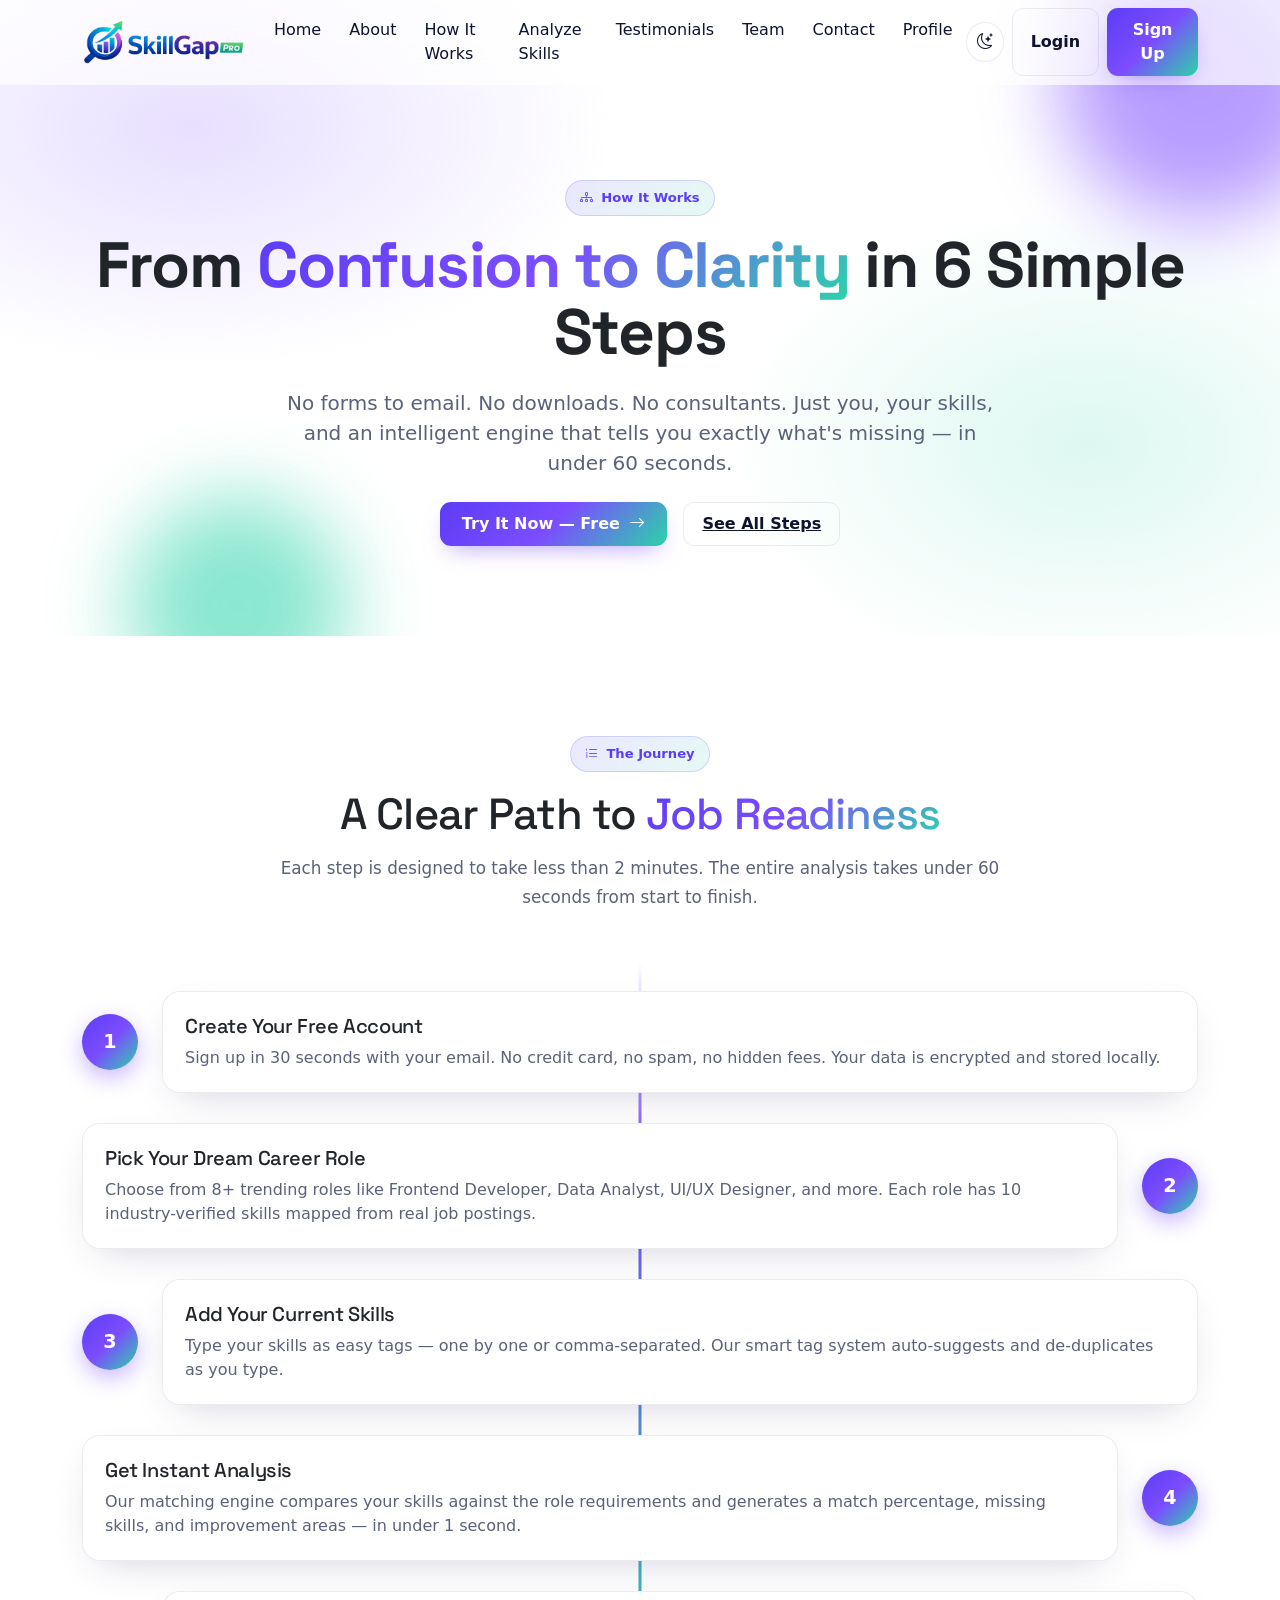
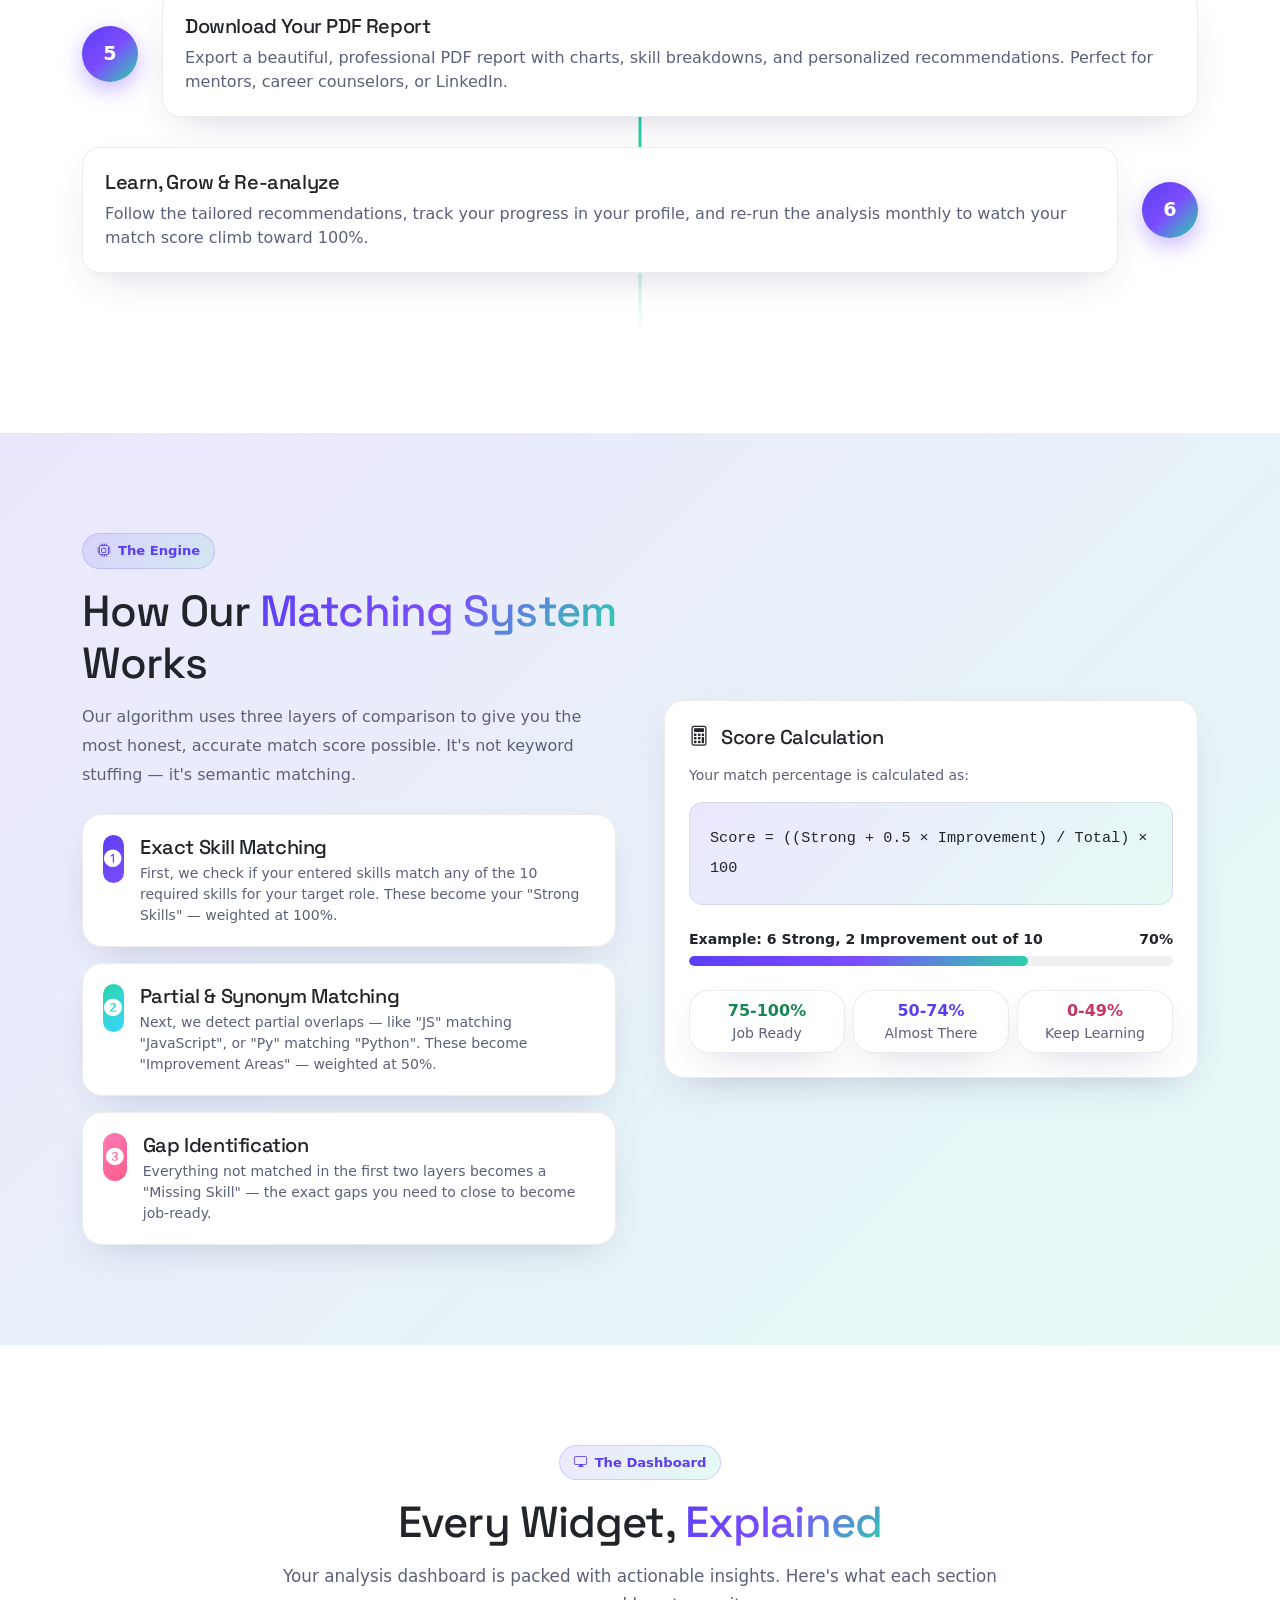
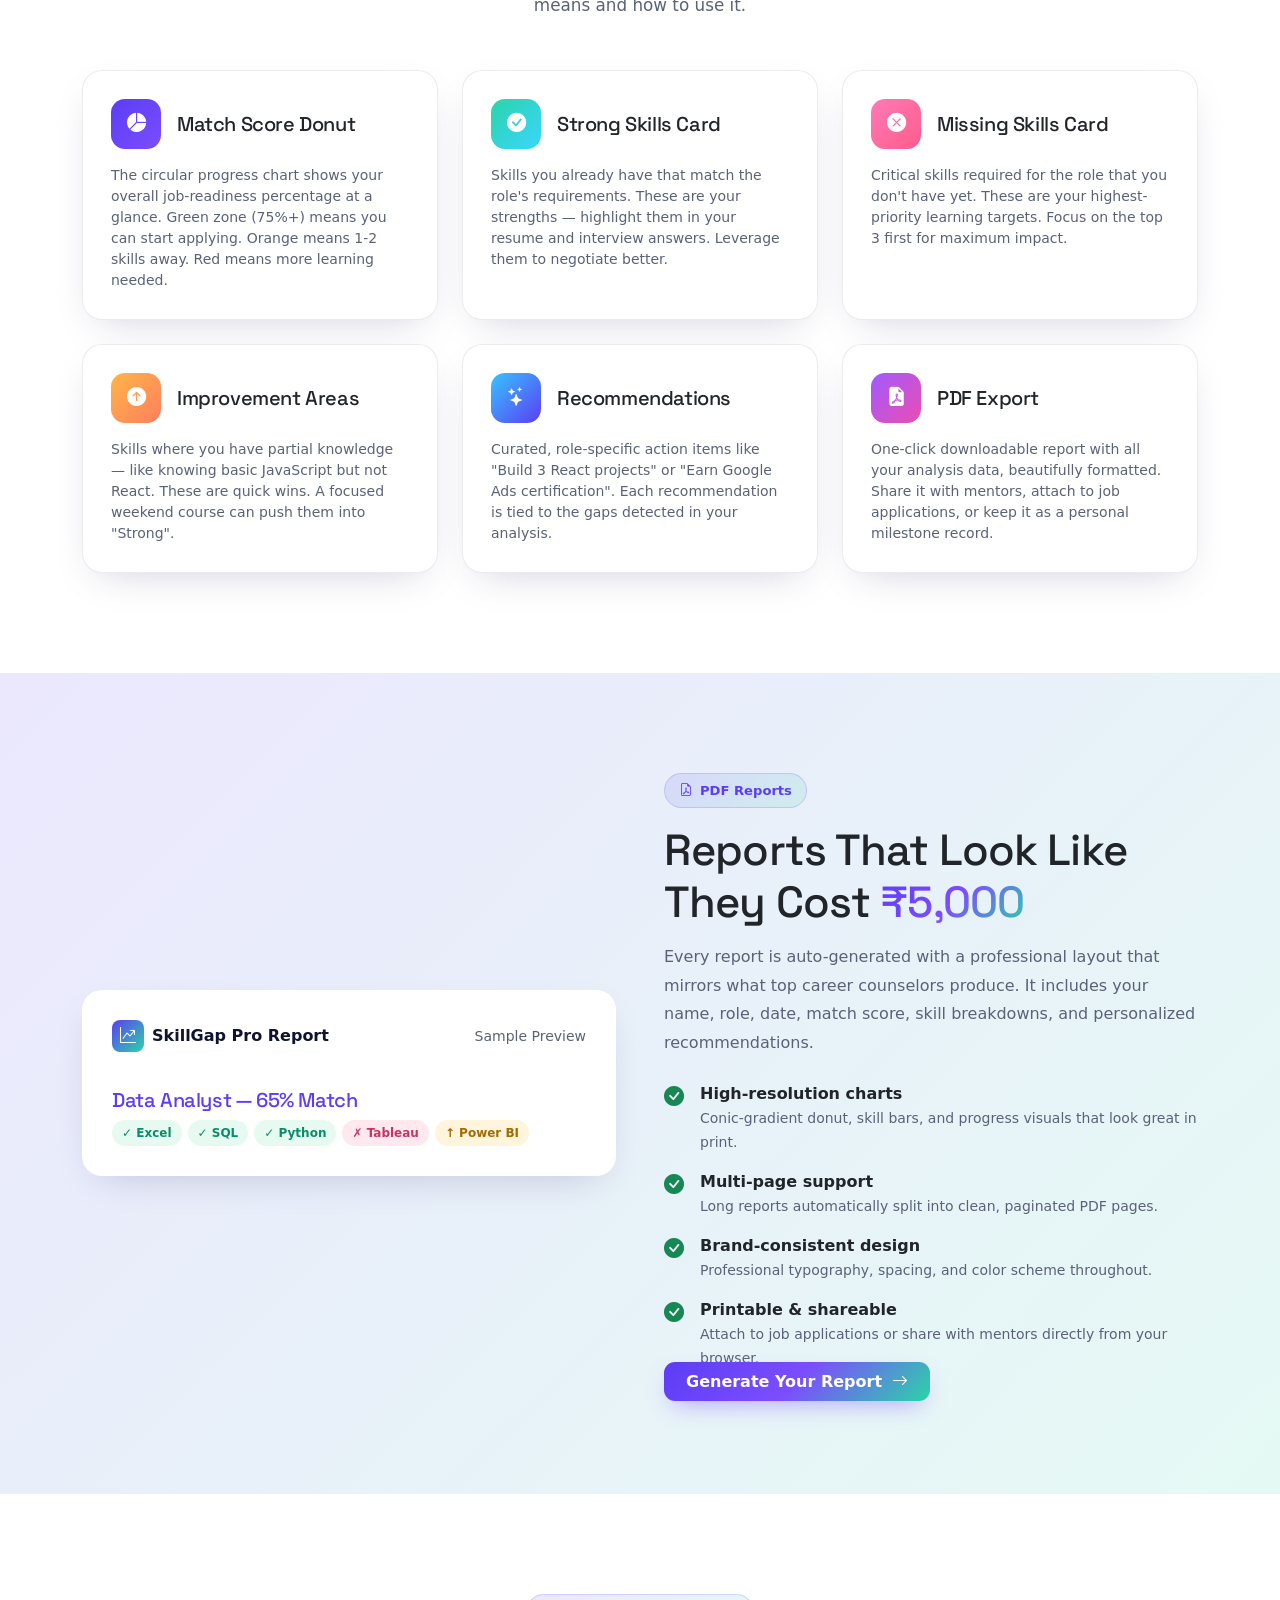
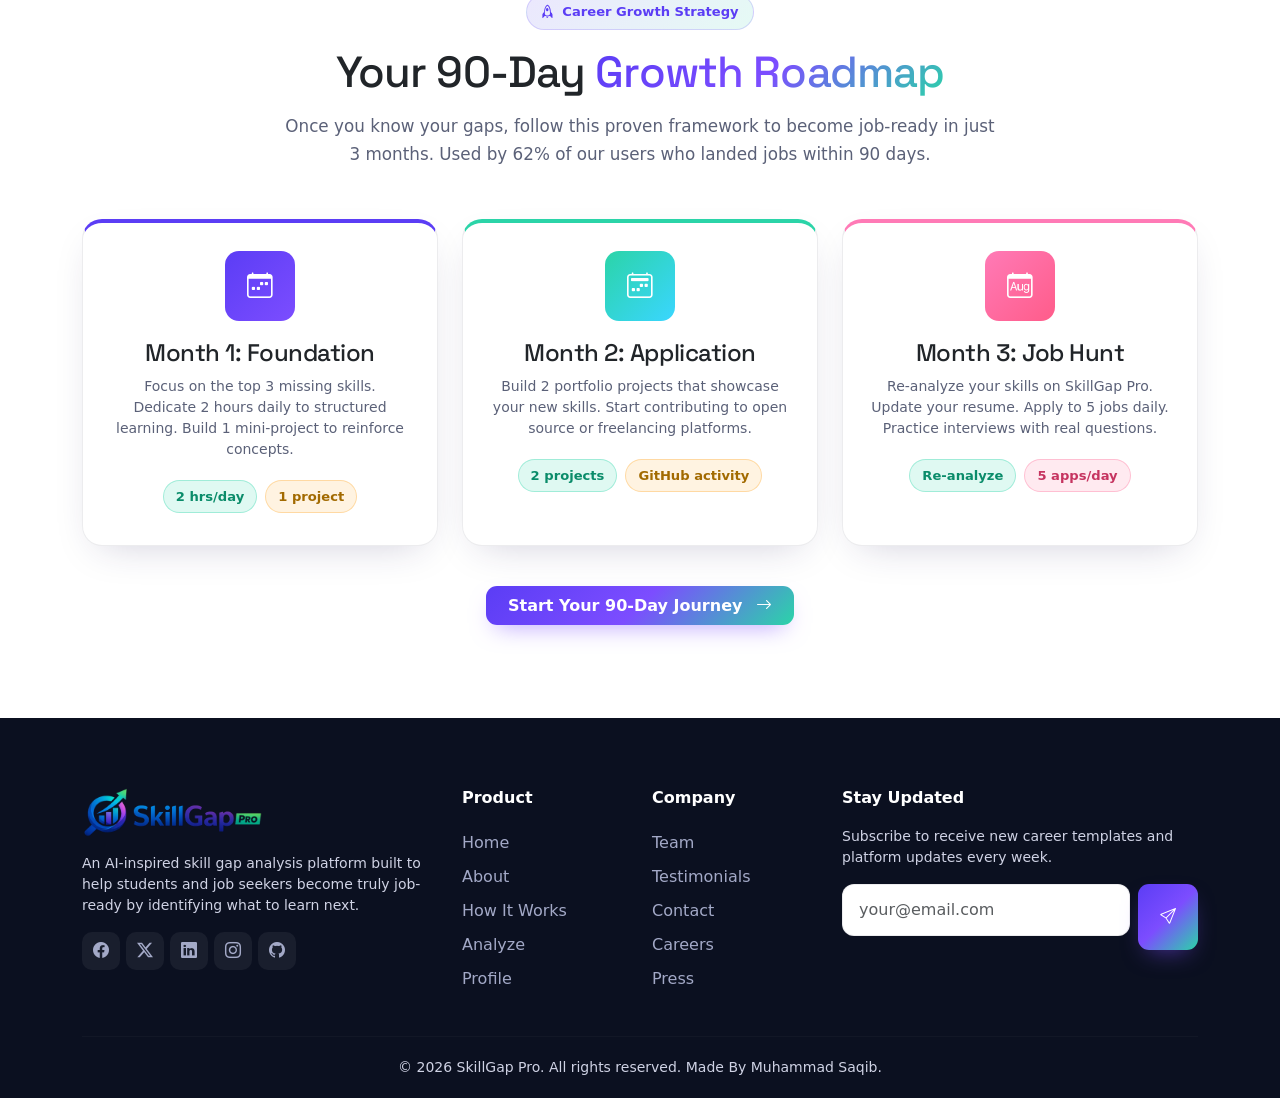
<file: how-it-works.html>
<!DOCTYPE html>
<html lang="en" data-bs-theme="light">
<head>
<meta charset="UTF-8" />
<meta name="viewport" content="width=device-width, initial-scale=1.0" />
<title>How It Works — SkillGap Pro | 6 Steps to Career Clarity</title>
<link rel="stylesheet" href="css/style.css" />
<link rel="icon" href="./assets/logo/SkillGap favicon.png" />
<link href="https://cdn.jsdelivr.net/npm/bootstrap@5.3.2/dist/css/bootstrap.min.css" rel="stylesheet" />
<link rel="stylesheet" href="https://cdn.jsdelivr.net/npm/bootstrap-icons@1.11.2/font/bootstrap-icons.css" />
<link href="https://cdn.jsdelivr.net/npm/aos@2.3.4/dist/aos.css" rel="stylesheet" />
<link href="https://fonts.googleapis.com/css2?family=Plus+Jakarta+Sans:wght@400;500;600;700;800&family=Space+Grotesk:wght@500;700&display=swap" rel="stylesheet" />
</head>
<body>

<div id="loader">
  <div class="loader-logo">
    <img src="./assets/logo/SkillGap_Logo.png" alt="Logo" style="width:200px;height: auto;">
  </div>
  <div class="loader-bar"></div>
</div>

<div class="toast-wrap" id="toastWrap"></div>

<nav class="navbar navbar-expand-lg fixed-top" id="mainNav">
  <div class="container">
    <a class="navbar-brand brand-logo" href="index.html">
      <!-- <span class="brand-mark"><i class="bi bi-graph-up-arrow"></i></span>
      SkillGap <span class="brand-gradient ms-1">Pro</span> -->
          <img src="./assets/logo/SkillGap_Logo.png" alt="Logo" style="width:180px;height: auto;">
    </a>
    <button class="navbar-toggler border-0" type="button" data-bs-toggle="collapse" data-bs-target="#navMenu">
      <i class="bi bi-list fs-3"></i>
    </button>
    <div class="collapse navbar-collapse" id="navMenu">
      <ul class="navbar-nav mx-auto">
        <li class="nav-item"><a class="nav-link" href="index.html">Home</a></li>
        <li class="nav-item"><a class="nav-link" href="about.html">About</a></li>
        <li class="nav-item"><a class="nav-link" href="how-it-works.html">How It Works</a></li>
        <li class="nav-item"><a class="nav-link" href="analyze.html">Analyze Skills</a></li>
        <li class="nav-item"><a class="nav-link" href="testimonials.html">Testimonials</a></li>
        <li class="nav-item"><a class="nav-link" href="team.html">Team</a></li>
        <li class="nav-item"><a class="nav-link" href="contact.html">Contact</a></li>
        <li class="nav-item"><a class="nav-link" href="profile.html">Profile</a></li>
      </ul>
      <div class="d-flex align-items-center gap-2">
        <button class="theme-toggle" id="themeToggle" title="Toggle theme"><i class="bi bi-moon-stars"></i></button>
        <div id="authButtons" class="d-flex gap-2">
          <button class="btn-ghost" onclick="openAuth('login')">Login</button>
          <button class="btn-grad" onclick="openAuth('signup')">Sign Up</button>
        </div>
        <div id="userButtons" class="d-none align-items-center gap-2">
          <span class="d-none d-md-inline text-muted-2 small">Hi, <strong id="userName">User</strong></span>
          <button class="btn-ghost" onclick="logout()"><i class="bi bi-box-arrow-right"></i></button>
        </div>
      </div>
    </div>
  </div>
</nav>

<section class="page-hero">
  <div class="shape s1"></div>
  <div class="shape s2"></div>
  <div class="container position-relative">
    <div data-aos="fade-up">
      <span class="badge-soft mb-3"><i class="bi bi-diagram-3"></i> How It Works</span>
      <h1 class="hero-title">From <span class="brand-gradient">Confusion to Clarity</span> in 6 Simple Steps</h1>
      <p class="lead mx-auto" style="max-width:720px;color:var(--muted);">No forms to email. No downloads. No consultants. Just you, your skills, and an intelligent engine that tells you exactly what's missing — in under 60 seconds.</p>
      <div class="d-flex flex-wrap gap-3 justify-content-center mt-4">
        <a href="analyze.html" class="btn-grad btn-lg">Try It Now — Free <i class="bi bi-arrow-right ms-1"></i></a>
        <a href="#step1" class="btn-ghost btn-lg">See All Steps</a>
      </div>
    </div>
  </div>
</section>

<section class="section" id="step1">
  <div class="container">
    <div class="text-center mb-5" data-aos="fade-up">
      <span class="badge-soft mb-3"><i class="bi bi-list-ol"></i> The Journey</span>
      <h2 class="section-title">A Clear Path to <span class="brand-gradient">Job Readiness</span></h2>
      <p class="section-sub">Each step is designed to take less than 2 minutes. The entire analysis takes under 60 seconds from start to finish.</p>
    </div>
    <div class="timeline">
      <div class="t-step left" data-aos="fade-right"><div class="t-icon">1</div><div class="t-body"><h5>Create Your Free Account</h5><p class="mb-0 text-muted-2">Sign up in 30 seconds with your email. No credit card, no spam, no hidden fees. Your data is encrypted and stored locally.</p></div></div>
      <div class="t-step right" data-aos="fade-left"><div class="t-icon">2</div><div class="t-body"><h5>Pick Your Dream Career Role</h5><p class="mb-0 text-muted-2">Choose from 8+ trending roles like Frontend Developer, Data Analyst, UI/UX Designer, and more. Each role has 10 industry-verified skills mapped from real job postings.</p></div></div>
      <div class="t-step left" data-aos="fade-right"><div class="t-icon">3</div><div class="t-body"><h5>Add Your Current Skills</h5><p class="mb-0 text-muted-2">Type your skills as easy tags — one by one or comma-separated. Our smart tag system auto-suggests and de-duplicates as you type.</p></div></div>
      <div class="t-step right" data-aos="fade-left"><div class="t-icon">4</div><div class="t-body"><h5>Get Instant Analysis</h5><p class="mb-0 text-muted-2">Our matching engine compares your skills against the role requirements and generates a match percentage, missing skills, and improvement areas — in under 1 second.</p></div></div>
      <div class="t-step left" data-aos="fade-right"><div class="t-icon">5</div><div class="t-body"><h5>Download Your PDF Report</h5><p class="mb-0 text-muted-2">Export a beautiful, professional PDF report with charts, skill breakdowns, and personalized recommendations. Perfect for mentors, career counselors, or LinkedIn.</p></div></div>
      <div class="t-step right" data-aos="fade-left"><div class="t-icon">6</div><div class="t-body"><h5>Learn, Grow & Re-analyze</h5><p class="mb-0 text-muted-2">Follow the tailored recommendations, track your progress in your profile, and re-run the analysis monthly to watch your match score climb toward 100%.</p></div></div>
    </div>
  </div>
</section>

<section class="section" style="background:var(--brand-grad-soft);">
  <div class="container">
    <div class="row align-items-center g-5">
      <div class="col-lg-6" data-aos="fade-right">
        <span class="badge-soft mb-3"><i class="bi bi-cpu"></i> The Engine</span>
        <h2 class="section-title">How Our <span class="brand-gradient">Matching System</span> Works</h2>
        <p class="text-muted-2" style="line-height:1.8;">Our algorithm uses three layers of comparison to give you the most honest, accurate match score possible. It's not keyword stuffing — it's semantic matching.</p>
        <div class="mt-4">
          <div class="glass-card mb-3" style="padding:20px;">
            <div class="d-flex align-items-start gap-3">
              <div class="feature-icon bg-grad-1" style="width:48px;height:48px;font-size:1.1rem;margin:0;"><i class="bi bi-1-circle-fill"></i></div>
              <div><h5 class="mb-1">Exact Skill Matching</h5><p class="text-muted-2 small mb-0">First, we check if your entered skills match any of the 10 required skills for your target role. These become your "Strong Skills" — weighted at 100%.</p></div>
            </div>
          </div>
          <div class="glass-card mb-3" style="padding:20px;">
            <div class="d-flex align-items-start gap-3">
              <div class="feature-icon bg-grad-2" style="width:48px;height:48px;font-size:1.1rem;margin:0;"><i class="bi bi-2-circle-fill"></i></div>
              <div><h5 class="mb-1">Partial & Synonym Matching</h5><p class="text-muted-2 small mb-0">Next, we detect partial overlaps — like "JS" matching "JavaScript", or "Py" matching "Python". These become "Improvement Areas" — weighted at 50%.</p></div>
            </div>
          </div>
          <div class="glass-card" style="padding:20px;">
            <div class="d-flex align-items-start gap-3">
              <div class="feature-icon bg-grad-3" style="width:48px;height:48px;font-size:1.1rem;margin:0;"><i class="bi bi-3-circle-fill"></i></div>
              <div><h5 class="mb-1">Gap Identification</h5><p class="text-muted-2 small mb-0">Everything not matched in the first two layers becomes a "Missing Skill" — the exact gaps you need to close to become job-ready.</p></div>
            </div>
          </div>
        </div>
      </div>
      <div class="col-lg-6" data-aos="fade-left">
        <div class="glass-card p-4">
          <h5 class="mb-3"><i class="bi bi-calculator me-2"></i> Score Calculation</h5>
          <p class="text-muted-2 small">Your match percentage is calculated as:</p>
          <div style="background:var(--brand-grad-soft);padding:20px;border-radius:14px;font-family:monospace;font-size:.95rem;line-height:2;border:1px solid var(--border);">
            Score = ((Strong + 0.5 × Improvement) / Total) × 100
          </div>
          <div class="mt-4">
            <div class="bar-skill"><div class="top"><span>Example: 6 Strong, 2 Improvement out of 10</span><span>70%</span></div><div style="height:10px;background:rgba(0,0,0,.06);border-radius:8px;overflow:hidden;"><div style="width:70%;height:100%;background:var(--brand-grad);border-radius:8px;"></div></div></div>
          </div>
          <div class="row g-2 mt-3">
            <div class="col-4 text-center"><div class="glass-card p-2"><div class="fw-bold text-success">75-100%</div><div class="small text-muted-2">Job Ready</div></div></div>
            <div class="col-4 text-center"><div class="glass-card p-2"><div class="fw-bold" style="color:var(--brand-1);">50-74%</div><div class="small text-muted-2">Almost There</div></div></div>
            <div class="col-4 text-center"><div class="glass-card p-2"><div class="fw-bold" style="color:#c63460;">0-49%</div><div class="small text-muted-2">Keep Learning</div></div></div>
          </div>
        </div>
      </div>
    </div>
  </div>
</section>

<section class="section">
  <div class="container">
    <div class="text-center mb-5" data-aos="fade-up">
      <span class="badge-soft mb-3"><i class="bi bi-display"></i> The Dashboard</span>
      <h2 class="section-title">Every Widget, <span class="brand-gradient">Explained</span></h2>
      <p class="section-sub">Your analysis dashboard is packed with actionable insights. Here's what each section means and how to use it.</p>
    </div>
    <div class="row g-4">
      <div class="col-md-6 col-lg-4" data-aos="fade-up">
        <div class="glass-card">
          <div class="d-flex align-items-center gap-3 mb-3">
            <div class="feature-icon bg-grad-1" style="width:50px;height:50px;font-size:1.2rem;margin:0;"><i class="bi bi-pie-chart-fill"></i></div>
            <h5 class="mb-0">Match Score Donut</h5>
          </div>
          <p class="text-muted-2 small mb-0">The circular progress chart shows your overall job-readiness percentage at a glance. Green zone (75%+) means you can start applying. Orange means 1-2 skills away. Red means more learning needed.</p>
        </div>
      </div>
      <div class="col-md-6 col-lg-4" data-aos="fade-up" data-aos-delay="100">
        <div class="glass-card">
          <div class="d-flex align-items-center gap-3 mb-3">
            <div class="feature-icon bg-grad-2" style="width:50px;height:50px;font-size:1.2rem;margin:0;"><i class="bi bi-check-circle-fill"></i></div>
            <h5 class="mb-0">Strong Skills Card</h5>
          </div>
          <p class="text-muted-2 small mb-0">Skills you already have that match the role's requirements. These are your strengths — highlight them in your resume and interview answers. Leverage them to negotiate better.</p>
        </div>
      </div>
      <div class="col-md-6 col-lg-4" data-aos="fade-up" data-aos-delay="200">
        <div class="glass-card">
          <div class="d-flex align-items-center gap-3 mb-3">
            <div class="feature-icon bg-grad-3" style="width:50px;height:50px;font-size:1.2rem;margin:0;"><i class="bi bi-x-circle-fill"></i></div>
            <h5 class="mb-0">Missing Skills Card</h5>
          </div>
          <p class="text-muted-2 small mb-0">Critical skills required for the role that you don't have yet. These are your highest-priority learning targets. Focus on the top 3 first for maximum impact.</p>
        </div>
      </div>
      <div class="col-md-6 col-lg-4" data-aos="fade-up">
        <div class="glass-card">
          <div class="d-flex align-items-center gap-3 mb-3">
            <div class="feature-icon bg-grad-4" style="width:50px;height:50px;font-size:1.2rem;margin:0;"><i class="bi bi-arrow-up-circle-fill"></i></div>
            <h5 class="mb-0">Improvement Areas</h5>
          </div>
          <p class="text-muted-2 small mb-0">Skills where you have partial knowledge — like knowing basic JavaScript but not React. These are quick wins. A focused weekend course can push them into "Strong".</p>
        </div>
      </div>
      <div class="col-md-6 col-lg-4" data-aos="fade-up" data-aos-delay="100">
        <div class="glass-card">
          <div class="d-flex align-items-center gap-3 mb-3">
            <div class="feature-icon bg-grad-5" style="width:50px;height:50px;font-size:1.2rem;margin:0;"><i class="bi bi-stars"></i></div>
            <h5 class="mb-0">Recommendations</h5>
          </div>
          <p class="text-muted-2 small mb-0">Curated, role-specific action items like "Build 3 React projects" or "Earn Google Ads certification". Each recommendation is tied to the gaps detected in your analysis.</p>
        </div>
      </div>
      <div class="col-md-6 col-lg-4" data-aos="fade-up" data-aos-delay="200">
        <div class="glass-card">
          <div class="d-flex align-items-center gap-3 mb-3">
            <div class="feature-icon bg-grad-6" style="width:50px;height:50px;font-size:1.2rem;margin:0;"><i class="bi bi-file-earmark-pdf-fill"></i></div>
            <h5 class="mb-0">PDF Export</h5>
          </div>
          <p class="text-muted-2 small mb-0">One-click downloadable report with all your analysis data, beautifully formatted. Share it with mentors, attach to job applications, or keep it as a personal milestone record.</p>
        </div>
      </div>
    </div>
  </div>
</section>

<section class="section" style="background:var(--brand-grad-soft);">
  <div class="container">
    <div class="row align-items-center g-5">
      <div class="col-lg-6 order-lg-2" data-aos="fade-left">
        <span class="badge-soft mb-3"><i class="bi bi-file-earmark-pdf"></i> PDF Reports</span>
        <h2 class="section-title">Reports That Look Like They Cost <span class="brand-gradient">₹5,000</span></h2>
        <p class="text-muted-2" style="line-height:1.8;">Every report is auto-generated with a professional layout that mirrors what top career counselors produce. It includes your name, role, date, match score, skill breakdowns, and personalized recommendations.</p>
        <div class="mt-4">
          <div class="d-flex gap-3 align-items-start mb-3"><i class="bi bi-check-circle-fill text-success fs-5"></i><div><strong class="d-block">High-resolution charts</strong><span class="text-muted-2 small">Conic-gradient donut, skill bars, and progress visuals that look great in print.</span></div></div>
          <div class="d-flex gap-3 align-items-start mb-3"><i class="bi bi-check-circle-fill text-success fs-5"></i><div><strong class="d-block">Multi-page support</strong><span class="text-muted-2 small">Long reports automatically split into clean, paginated PDF pages.</span></div></div>
          <div class="d-flex gap-3 align-items-start mb-3"><i class="bi bi-check-circle-fill text-success fs-5"></i><div><strong class="d-block">Brand-consistent design</strong><span class="text-muted-2 small">Professional typography, spacing, and color scheme throughout.</span></div></div>
          <div class="d-flex gap-3 align-items-start"><i class="bi bi-check-circle-fill text-success fs-5"></i><div><strong class="d-block">Printable & shareable</strong><span class="text-muted-2 small">Attach to job applications or share with mentors directly from your browser.</span></div></div>
        </div>
        <a href="analyze.html" class="btn-grad mt-4">Generate Your Report <i class="bi bi-arrow-right ms-1"></i></a>
      </div>
      <div class="col-lg-6 order-lg-1" data-aos="fade-right">
        <div class="glass-card" style="background:#fff;color:#0e1330;border:none;padding:30px;">
          <div style="display:flex;justify-content:space-between;align-items:center;margin-bottom:20px;">
            <div style="display:flex;align-items:center;gap:8px;"><div style="width:32px;height:32px;border-radius:8px;background:linear-gradient(135deg,#5b3df5,#2bd4a8);display:grid;place-items:center;color:#fff;"><i class="bi bi-graph-up-arrow"></i></div><strong>SkillGap Pro Report</strong></div>
            <span class="small" style="color:#5b6178;">Sample Preview</span>
          </div>
          <div style="border-top:2px solid var(--brand-grad);padding-top:16px;">
            <h5 style="color:#5b3df5;">Data Analyst — 65% Match</h5>
            <div class="mt-2" style="display:flex;gap:6px;flex-wrap:wrap;">
              <span style="background:#e7faf2;color:#0a8c6a;padding:4px 10px;border-radius:999px;font-size:.75rem;font-weight:600;">✓ Excel</span>
              <span style="background:#e7faf2;color:#0a8c6a;padding:4px 10px;border-radius:999px;font-size:.75rem;font-weight:600;">✓ SQL</span>
              <span style="background:#e7faf2;color:#0a8c6a;padding:4px 10px;border-radius:999px;font-size:.75rem;font-weight:600;">✓ Python</span>
              <span style="background:#ffe9ef;color:#c63460;padding:4px 10px;border-radius:999px;font-size:.75rem;font-weight:600;">✗ Tableau</span>
              <span style="background:#fff4dc;color:#a26a00;padding:4px 10px;border-radius:999px;font-size:.75rem;font-weight:600;">↑ Power BI</span>
            </div>
          </div>
        </div>
      </div>
    </div>
  </div>
</section>

<section class="section">
  <div class="container">
    <div class="text-center mb-5" data-aos="fade-up">
      <span class="badge-soft mb-3"><i class="bi bi-rocket"></i> Career Growth Strategy</span>
      <h2 class="section-title">Your 90-Day <span class="brand-gradient">Growth Roadmap</span></h2>
      <p class="section-sub">Once you know your gaps, follow this proven framework to become job-ready in just 3 months. Used by 62% of our users who landed jobs within 90 days.</p>
    </div>
    <div class="row g-4">
      <div class="col-md-4" data-aos="fade-up">
        <div class="glass-card text-center" style="border-top:4px solid var(--brand-1);">
          <div class="feature-icon bg-grad-1 mx-auto" style="width:70px;height:70px;font-size:1.6rem;"><i class="bi bi-calendar-week"></i></div>
          <h4>Month 1: Foundation</h4>
          <p class="text-muted-2 small">Focus on the top 3 missing skills. Dedicate 2 hours daily to structured learning. Build 1 mini-project to reinforce concepts.</p>
          <div class="mt-3"><span class="skill-chip chip-strong">2 hrs/day</span><span class="skill-chip chip-improve">1 project</span></div>
        </div>
      </div>
      <div class="col-md-4" data-aos="fade-up" data-aos-delay="100">
        <div class="glass-card text-center" style="border-top:4px solid var(--brand-3);">
          <div class="feature-icon bg-grad-2 mx-auto" style="width:70px;height:70px;font-size:1.6rem;"><i class="bi bi-calendar2-week"></i></div>
          <h4>Month 2: Application</h4>
          <p class="text-muted-2 small">Build 2 portfolio projects that showcase your new skills. Start contributing to open source or freelancing platforms.</p>
          <div class="mt-3"><span class="skill-chip chip-strong">2 projects</span><span class="skill-chip chip-improve">GitHub activity</span></div>
        </div>
      </div>
      <div class="col-md-4" data-aos="fade-up" data-aos-delay="200">
        <div class="glass-card text-center" style="border-top:4px solid #ff7ab6;">
          <div class="feature-icon bg-grad-3 mx-auto" style="width:70px;height:70px;font-size:1.6rem;"><i class="bi bi-calendar-month"></i></div>
          <h4>Month 3: Job Hunt</h4>
          <p class="text-muted-2 small">Re-analyze your skills on SkillGap Pro. Update your resume. Apply to 5 jobs daily. Practice interviews with real questions.</p>
          <div class="mt-3"><span class="skill-chip chip-strong">Re-analyze</span><span class="skill-chip chip-miss">5 apps/day</span></div>
        </div>
      </div>
    </div>
    <div class="text-center mt-5" data-aos="fade-up">
      <a href="analyze.html" class="btn-grad btn-lg">Start Your 90-Day Journey <i class="bi bi-arrow-right ms-2"></i></a>
    </div>
  </div>
</section>

 <footer class="footer">
    <div class="container">
      <div class="row g-4">
        <div class="col-lg-4">
          <div class="d-flex align-items-center gap-2 mb-3">
            <h4 class="mb-0 text-white"><img src="./assets/logo/SkillGap_Logo.png" alt="Logo" style="width:180px;height: auto;"></h4>
          </div>
          <p class="small">An AI-inspired skill gap analysis platform built to help students and job seekers become
            truly job-ready by identifying what to learn next.</p>
          <div class="socials mt-3"><a href="#"><i class="bi bi-facebook"></i></a><a href="#"><i
                class="bi bi-twitter-x"></i></a><a href="#"><i class="bi bi-linkedin"></i></a><a href="#"><i
                class="bi bi-instagram"></i></a><a href="#"><i class="bi bi-github"></i></a></div>
        </div>
        <div class="col-6 col-lg-2">
          <h6>Product</h6><a href="index.html">Home</a><a href="about.html">About</a><a href="how-it-works.html">How It
            Works</a><a href="analyze.html">Analyze</a><a href="profile.html">Profile</a>
        </div>
        <div class="col-6 col-lg-2">
          <h6>Company</h6><a href="team.html">Team</a><a href="testimonials.html">Testimonials</a><a
            href="contact.html">Contact</a><a href="#">Careers</a><a href="#">Press</a>
        </div>
        <div class="col-lg-4">
          <h6>Stay Updated</h6>
          <p class="small">Subscribe to receive new career templates and platform updates every week.</p>
          <form class="d-flex gap-2" onsubmit="event.preventDefault();showToast('Subscribed!','success');this.reset();">
            <input type="email" placeholder="your@email.com" class="form-control" required>
            <button class="btn-grad" type="submit"><i class="bi bi-send"></i></button>
          </form>
        </div>
      </div>
      <hr style="border-color:rgba(255,255,255,.1);margin:40px 0 20px;">
      <div class="d-flex flex-wrap justify-content-center gap-2 small">
        <div>© <span id="year"></span> SkillGap Pro. All rights reserved. Made By Muhammad Saqib.</div>
        <!-- <div><a href="#" class="d-inline">Privacy</a> · <a href="#" class="d-inline">Terms</a> · <a href="#"
            class="d-inline">Cookies</a></div> -->
      </div>
    </div>
  </footer>
<button id="backTop" title="Back to top"><i class="bi bi-arrow-up"></i></button>
<div class="modal fade" id="authModal" tabindex="-1"><div class="modal-dialog modal-dialog-centered"><div class="modal-content p-4"><div class="text-center mb-3"><span class="brand-mark mx-auto mb-2"><i class="bi bi-graph-up-arrow"></i></span><h4 class="mb-0">Welcome to SkillGap <span class="brand-gradient">Pro</span></h4></div><div class="auth-tabs"><button id="tabLogin" class="active" onclick="switchAuth('login')">Login</button><button id="tabSignup" onclick="switchAuth('signup')">Sign Up</button></div><form id="loginForm" class="d-block"><div class="mb-3"><label class="form-label small fw-semibold">Email</label><input type="email" class="form-control" id="loginEmail" required></div><div class="mb-3"><label class="form-label small fw-semibold">Password</label><input type="password" class="form-control" id="loginPass" required></div><button type="submit" class="btn-grad w-100 py-2 mt-2">Login</button></form><form id="signupForm" class="d-none"><div class="mb-3"><label class="form-label small fw-semibold">Full Name</label><input type="text" class="form-control" id="suName" required></div><div class="mb-3"><label class="form-label small fw-semibold">Email</label><input type="email" class="form-control" id="suEmail" required></div><div class="row g-2"><div class="col-6 mb-3"><label class="form-label small fw-semibold">Password</label><input type="password" class="form-control" id="suPass" required></div><div class="col-6 mb-3"><label class="form-label small fw-semibold">Confirm</label><input type="password" class="form-control" id="suPass2" required></div></div><div class="mb-3"><label class="form-label small fw-semibold">I am a...</label><select id="suRole" class="form-select" required><option value="">-- Select --</option><option>Student</option><option>Job Seeker</option><option>Fresher</option><option>Professional</option></select></div><button type="submit" class="btn-grad w-100 py-2 mt-2">Create Account</button></form></div></div></div>

<script src="https://code.jquery.com/jquery-3.7.1.min.js"></script>
<script src="https://cdn.jsdelivr.net/npm/bootstrap@5.3.2/dist/js/bootstrap.bundle.min.js"></script>
<script src="https://cdn.jsdelivr.net/npm/aos@2.3.4/dist/aos.js"></script>
<script src="js/app.js"></script>
</body>
</html>
</file>
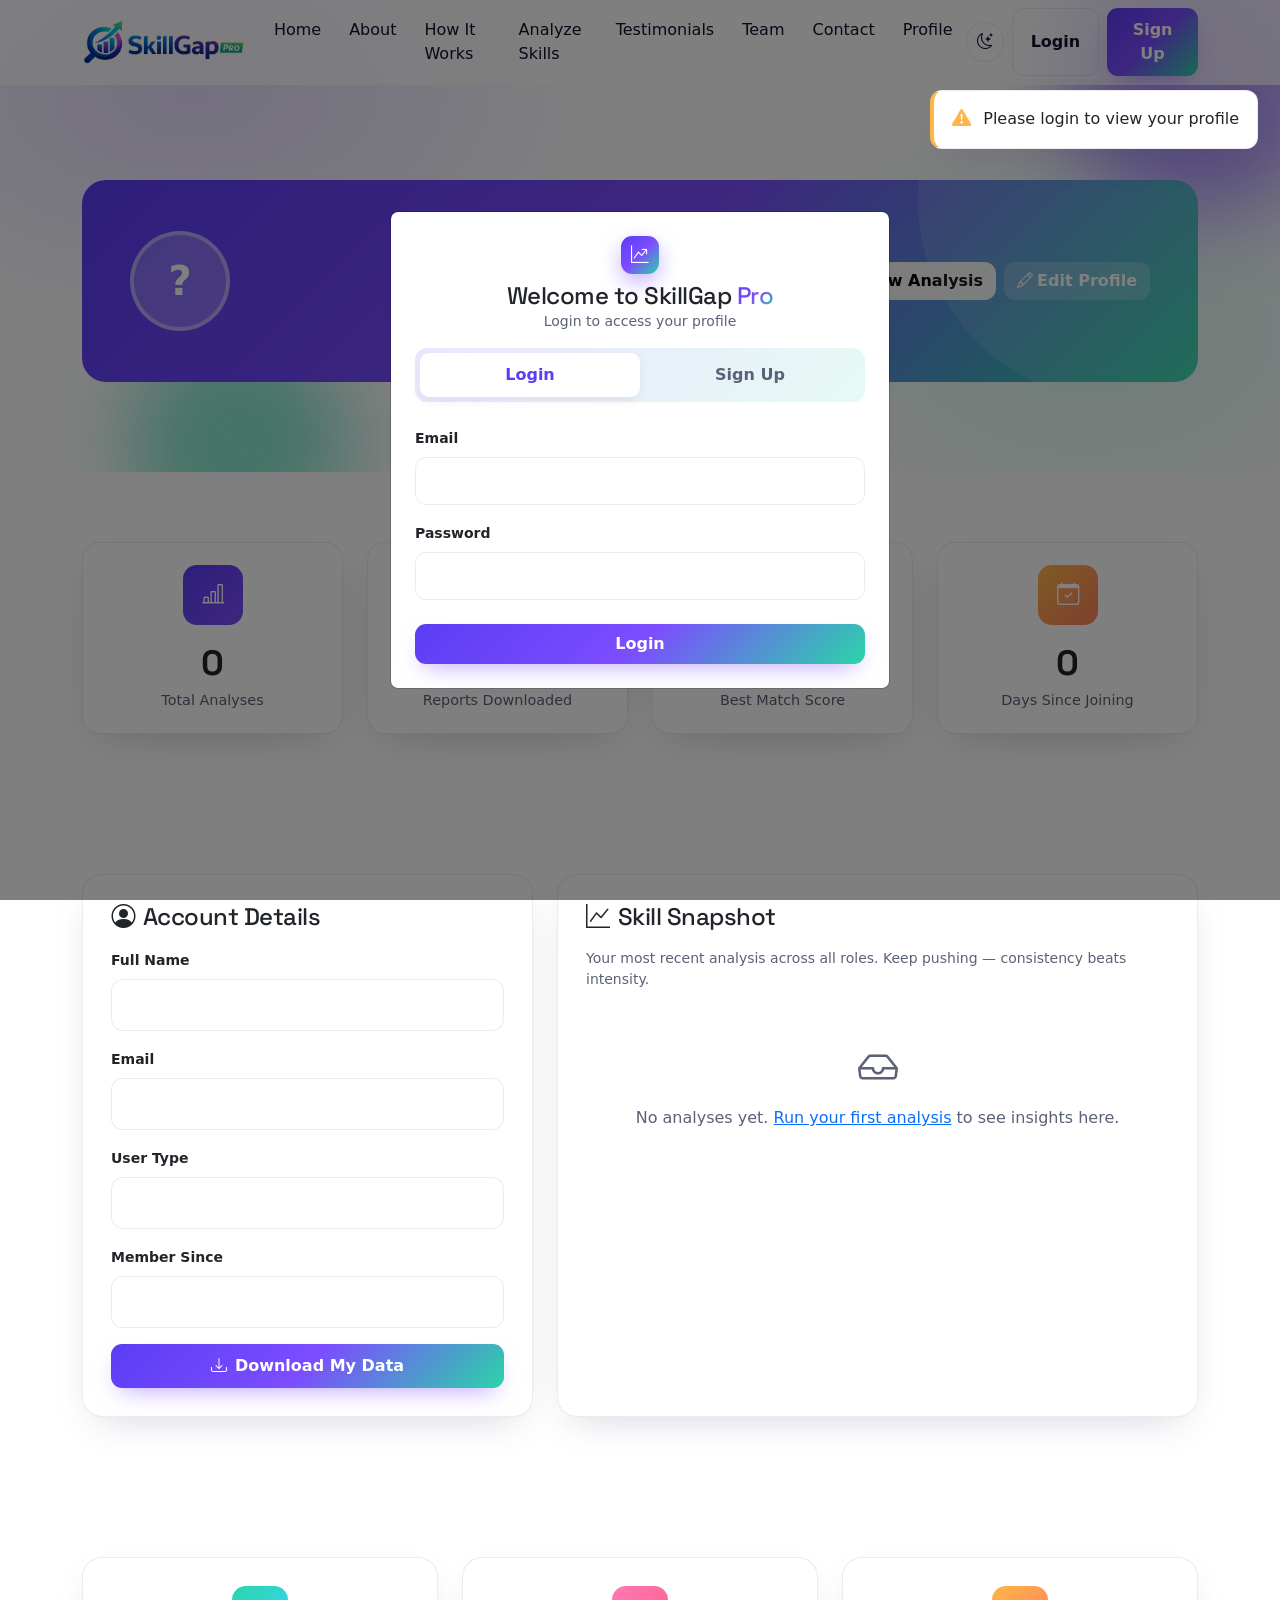
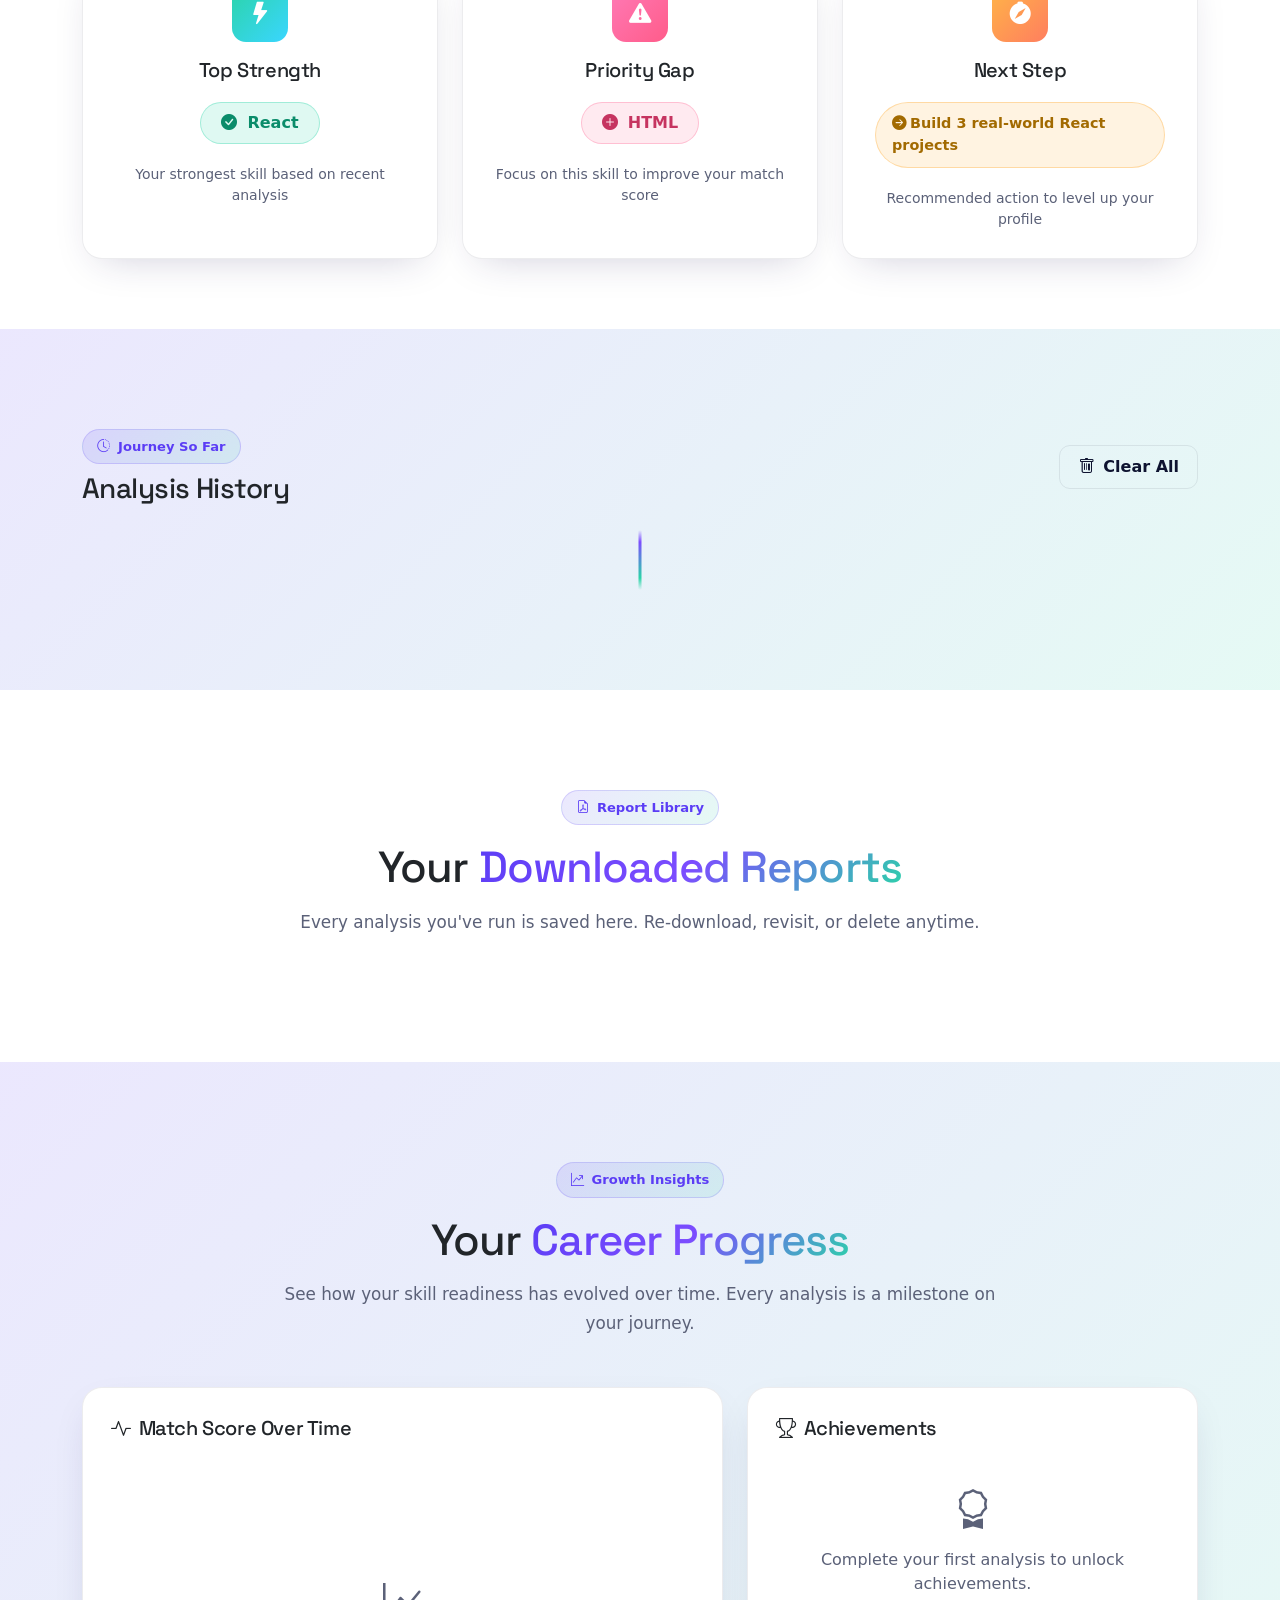
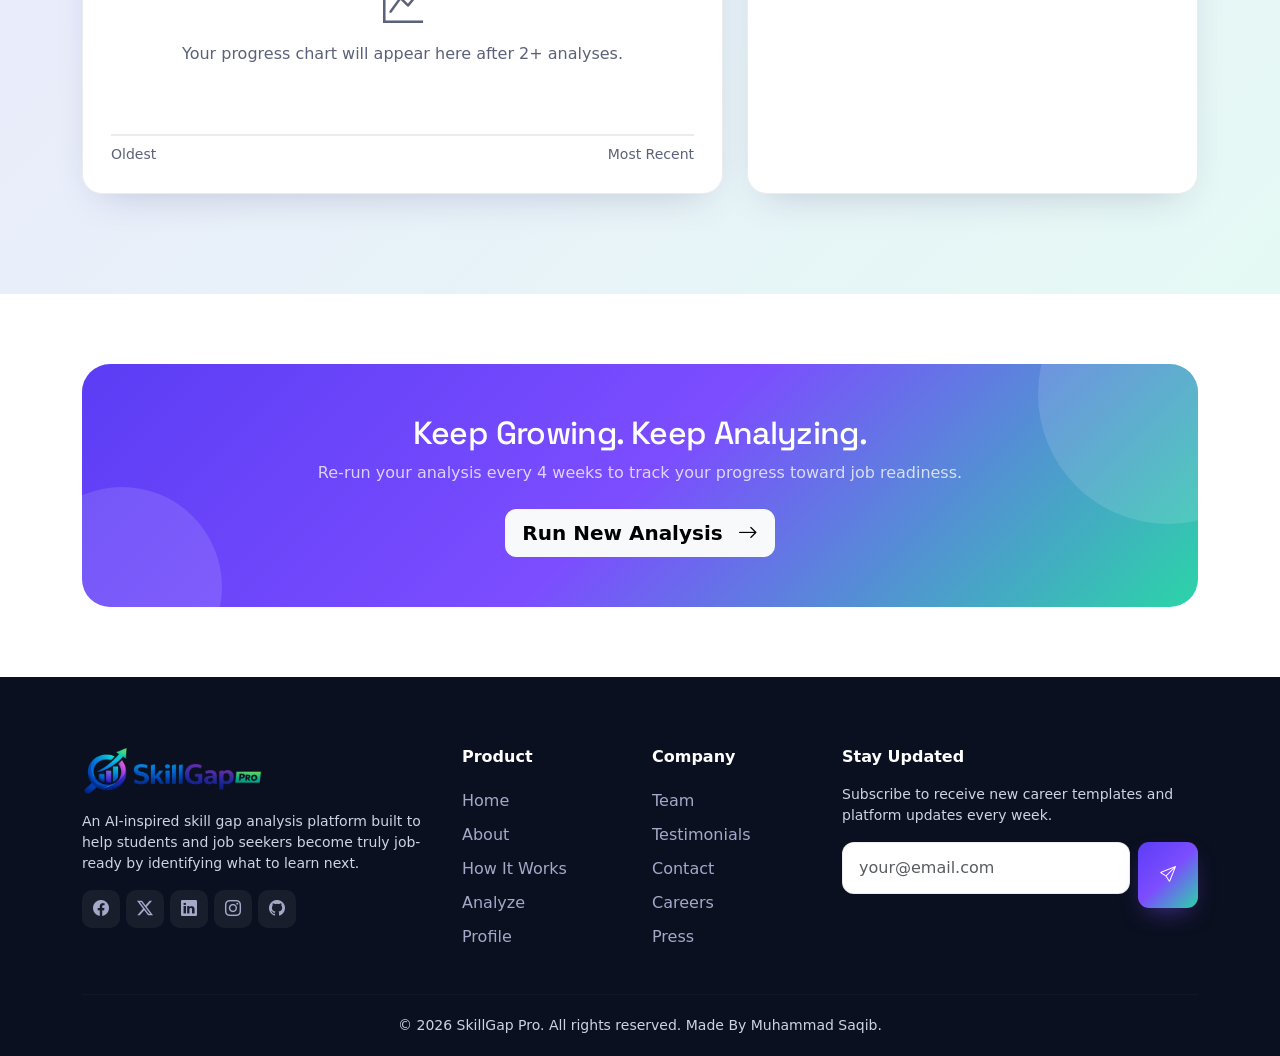
<file: profile.html>
<!DOCTYPE html>
<html lang="en" data-bs-theme="light">

<head>
  <meta charset="UTF-8" />
  <meta name="viewport" content="width=device-width, initial-scale=1.0" />
  <title>Profile — SkillGap Pro | Your Career Dashboard</title>
  <link rel="stylesheet" href="css/style.css" />
  <link rel="icon" href="./assets/logo/SkillGap favicon.png" />
  <link href="https://cdn.jsdelivr.net/npm/bootstrap@5.3.2/dist/css/bootstrap.min.css" rel="stylesheet" />
  <link rel="stylesheet" href="https://cdn.jsdelivr.net/npm/bootstrap-icons@1.11.2/font/bootstrap-icons.css" />
  <link href="https://cdn.jsdelivr.net/npm/aos@2.3.4/dist/aos.css" rel="stylesheet" />
  <link
    href="https://fonts.googleapis.com/css2?family=Plus+Jakarta+Sans:wght@400;500;600;700;800&family=Space+Grotesk:wght@500;700&display=swap"
    rel="stylesheet" />
</head>

<body>

  <div id="loader">
    <div class="loader-logo">
      <img src="./assets/logo/SkillGap_Logo.png" alt="Logo" style="width:200px;height: auto;">
    </div>
    <div class="loader-bar"></div>
  </div>

  <div class="toast-wrap" id="toastWrap"></div>

  <nav class="navbar navbar-expand-lg fixed-top" id="mainNav">
    <div class="container">
      <a class="navbar-brand brand-logo" href="index.html">
        <!-- <span class="brand-mark"><i class="bi bi-graph-up-arrow"></i></span>
      SkillGap <span class="brand-gradient ms-1">Pro</span> -->
        <img src="./assets/logo/SkillGap_Logo.png" alt="Logo" style="width:180px;height: auto;">
      </a>
      <button class="navbar-toggler border-0" type="button" data-bs-toggle="collapse" data-bs-target="#navMenu">
        <i class="bi bi-list fs-3"></i>
      </button>
      <div class="collapse navbar-collapse" id="navMenu">
        <ul class="navbar-nav mx-auto">
          <li class="nav-item"><a class="nav-link" href="index.html">Home</a></li>
          <li class="nav-item"><a class="nav-link" href="about.html">About</a></li>
          <li class="nav-item"><a class="nav-link" href="how-it-works.html">How It Works</a></li>
          <li class="nav-item"><a class="nav-link" href="analyze.html">Analyze Skills</a></li>
          <li class="nav-item"><a class="nav-link" href="testimonials.html">Testimonials</a></li>
          <li class="nav-item"><a class="nav-link" href="team.html">Team</a></li>
          <li class="nav-item"><a class="nav-link" href="contact.html">Contact</a></li>
          <li class="nav-item"><a class="nav-link" href="profile.html">Profile</a></li>
        </ul>
        <div class="d-flex align-items-center gap-2">
          <button class="theme-toggle" id="themeToggle" title="Toggle theme"><i class="bi bi-moon-stars"></i></button>
          <div id="authButtons" class="d-flex gap-2">
            <button class="btn-ghost" onclick="openAuth('login')">Login</button>
            <button class="btn-grad" onclick="openAuth('signup')">Sign Up</button>
          </div>
          <div id="userButtons" class="d-none align-items-center gap-2">
            <span class="d-none d-md-inline text-muted-2 small">Hi, <strong id="userName">User</strong></span>
            <button class="btn-ghost" onclick="logout()"><i class="bi bi-box-arrow-right"></i></button>
          </div>
        </div>
      </div>
    </div>
  </nav>

  <section class="page-hero">
    <div class="shape s1"></div>
    <div class="shape s2"></div>
    <div class="container position-relative">
      <div id="profileHeader" data-aos="fade-up">
        <div class="profile-banner p-4 p-md-5">
          <div class="row align-items-center g-4">
            <div class="col-md-auto">
              <div class="profile-avatar" id="profileAvatar">?</div>
            </div>
            <div class="col-md">
              <span class="badge" style="background:rgba(255,255,255,.25);color:#fff;"><i
                  class="bi bi-patch-check-fill me-1"></i><span id="profileRole">Loading...</span></span>
              <h1 class="mt-2 mb-1" style="font-size:clamp(1.6rem,3vw,2.4rem);"><span id="profileName">Guest</span></h1>
              <p class="mb-0 opacity-75"><i class="bi bi-envelope me-1"></i><span id="profileEmail">Please login to view
                  your profile</span></p>
            </div>
            <div class="col-md-auto">
              <div class="d-flex gap-2 flex-wrap">
                <a href="analyze.html" class="btn btn-light" style="border-radius:11px;font-weight:600;"><i
                    class="bi bi-plus-lg me-1"></i>New Analysis</a>
                <button class="btn"
                  style="background:rgba(255,255,255,.2);color:#fff;border-radius:11px;font-weight:600;"
                  onclick="editProfile()"><i class="bi bi-pencil me-1"></i>Edit Profile</button>
              </div>
            </div>
          </div>
        </div>
      </div>
    </div>
  </section>

  <section class="section-sm">
    <div class="container">
      <div class="row g-4">
        <div class="col-md-6 col-lg-3" data-aos="fade-up">
          <div class="counter-card">
            <div class="feature-icon bg-grad-1 mx-auto"
              style="width:60px;height:60px;font-size:1.4rem;margin-bottom:12px;"><i class="bi bi-bar-chart-line"></i>
            </div>
            <div class="num"><span class="counter" data-target="0" id="statAnalyses">0</span></div>
            <div class="lbl">Total Analyses</div>
          </div>
        </div>
        <div class="col-md-6 col-lg-3" data-aos="fade-up" data-aos-delay="100">
          <div class="counter-card">
            <div class="feature-icon bg-grad-2 mx-auto"
              style="width:60px;height:60px;font-size:1.4rem;margin-bottom:12px;"><i class="bi bi-file-earmark-pdf"></i>
            </div>
            <div class="num"><span class="counter" data-target="0" id="statReports">0</span></div>
            <div class="lbl">Reports Downloaded</div>
          </div>
        </div>
        <div class="col-md-6 col-lg-3" data-aos="fade-up" data-aos-delay="200">
          <div class="counter-card">
            <div class="feature-icon bg-grad-3 mx-auto"
              style="width:60px;height:60px;font-size:1.4rem;margin-bottom:12px;"><i class="bi bi-trophy"></i></div>
            <div class="num"><span class="counter" data-target="0" id="statBest">0</span><span>%</span></div>
            <div class="lbl">Best Match Score</div>
          </div>
        </div>
        <div class="col-md-6 col-lg-3" data-aos="fade-up" data-aos-delay="300">
          <div class="counter-card">
            <div class="feature-icon bg-grad-4 mx-auto"
              style="width:60px;height:60px;font-size:1.4rem;margin-bottom:12px;"><i class="bi bi-calendar-check"></i>
            </div>
            <div class="num"><span class="counter" data-target="0" id="statDays">0</span></div>
            <div class="lbl">Days Since Joining</div>
          </div>
        </div>
      </div>
    </div>
  </section>

  <section class="section-sm" id="profileSection">
    <div class="container">
      <div class="row g-4">
        <div class="col-lg-5" data-aos="fade-right">
          <div class="glass-card h-100">
            <h4 class="mb-3"><i class="bi bi-person-circle me-2"></i>Account Details</h4>
            <div class="mb-3"><label class="form-label small fw-semibold">Full Name</label><input type="text"
                class="form-control" id="editName" readonly></div>
            <div class="mb-3"><label class="form-label small fw-semibold">Email</label><input type="email"
                class="form-control" id="editEmail" readonly></div>
            <div class="mb-3"><label class="form-label small fw-semibold">User Type</label><input type="text"
                class="form-control" id="editType" readonly></div>
            <div class="mb-3"><label class="form-label small fw-semibold">Member Since</label><input type="text"
                class="form-control" id="editSince" readonly></div>
            <button class="btn-grad w-100" onclick="downloadAllData()"><i class="bi bi-download me-2"></i>Download My
              Data</button>
          </div>
        </div>
        <div class="col-lg-7" data-aos="fade-left">
          <div class="glass-card h-100">
            <h4 class="mb-3"><i class="bi bi-graph-up me-2"></i>Skill Snapshot</h4>
            <p class="text-muted-2 small mb-4">Your most recent analysis across all roles. Keep pushing — consistency
              beats intensity.</p>
            <div id="skillSnapshot">
              <div class="text-center text-muted-2 py-4"><i class="bi bi-inbox fs-1"></i>
                <div class="mt-2">No analyses yet. <a href="analyze.html">Run your first analysis</a> to see insights
                  here.</div>
              </div>
            </div>
          </div>
        </div>
      </div>
    </div>
  </section>

  <section class="section-sm" id="skillInsights">
    <div class="container">
      <div class="row g-4" data-aos="fade-up">
        <!-- Top Strength -->
        <div class="col-md-4">
          <div class="glass-card text-center h-100">
            <div class="feature-icon bg-grad-2 mx-auto mb-3" style="width:56px;height:56px;font-size:1.4rem;">
              <i class="bi bi-lightning-fill"></i>
            </div>
            <h5 class="mb-3">Top Strength</h5>
            <span class="skill-chip chip-strong" style="font-size:1rem;padding:8px 20px;">
              <i class="bi bi-check-circle-fill me-1"></i>React
            </span>
            <p class="text-muted-2 small mt-3 mb-0">Your strongest skill based on recent analysis</p>
          </div>
        </div>
        <!-- Priority Gap -->
        <div class="col-md-4">
          <div class="glass-card text-center h-100">
            <div class="feature-icon bg-grad-3 mx-auto mb-3" style="width:56px;height:56px;font-size:1.4rem;">
              <i class="bi bi-exclamation-triangle-fill"></i>
            </div>
            <h5 class="mb-3">Priority Gap</h5>
            <span class="skill-chip chip-miss" style="font-size:1rem;padding:8px 20px;">
              <i class="bi bi-plus-circle-fill me-1"></i>HTML
            </span>
            <p class="text-muted-2 small mt-3 mb-0">Focus on this skill to improve your match score</p>
          </div>
        </div>
        <!-- Next Step -->
        <div class="col-md-4">
          <div class="glass-card text-center h-100">
            <div class="feature-icon bg-grad-4 mx-auto mb-3" style="width:56px;height:56px;font-size:1.4rem;">
              <i class="bi bi-compass-fill"></i>
            </div>
            <h5 class="mb-3">Next Step</h5>
            <div class="skill-chip chip-improve"
              style="font-size:.9rem;padding:10px 16px;display:inline-block;text-align:left;max-width:100%;">
              <i class="bi bi-arrow-right-circle-fill me-1"></i>Build 3 real-world React projects
            </div>
            <p class="text-muted-2 small mt-3 mb-0">Recommended action to level up your profile</p>
          </div>
        </div>
      </div>
    </div>
  </section>

  <section class="section" style="background:var(--brand-grad-soft);">
    <div class="container">
      <div class="d-flex justify-content-between align-items-center mb-4 flex-wrap gap-2" data-aos="fade-up">
        <div>
          <span class="badge-soft mb-2"><i class="bi bi-clock-history"></i> Journey So Far</span>
          <h3 class="mb-0">Analysis History</h3>
        </div>
        <button class="btn-ghost" onclick="clearHistory()"><i class="bi bi-trash me-1"></i> Clear All</button>
      </div>
      <div class="timeline" id="historyTimeline"></div>
    </div>
  </section>

  <section class="section">
    <div class="container">
      <div class="text-center mb-5" data-aos="fade-up">
        <span class="badge-soft mb-3"><i class="bi bi-file-earmark-pdf"></i> Report Library</span>
        <h2 class="section-title">Your <span class="brand-gradient">Downloaded Reports</span></h2>
        <p class="section-sub">Every analysis you've run is saved here. Re-download, revisit, or delete anytime.</p>
      </div>
      <div class="row g-4" id="reportsGrid"></div>
    </div>
  </section>

  <section class="section" style="background:var(--brand-grad-soft);">
    <div class="container">
      <div class="text-center mb-5" data-aos="fade-up">
        <span class="badge-soft mb-3"><i class="bi bi-graph-up-arrow"></i> Growth Insights</span>
        <h2 class="section-title">Your <span class="brand-gradient">Career Progress</span></h2>
        <p class="section-sub">See how your skill readiness has evolved over time. Every analysis is a milestone on your
          journey.</p>
      </div>
      <div class="row g-4">
        <div class="col-lg-7" data-aos="fade-right">
          <div class="glass-card">
            <h5 class="mb-3"><i class="bi bi-activity me-2"></i>Match Score Over Time</h5>
            <div id="progressChart"
              style="height:280px;display:flex;align-items:flex-end;gap:8px;padding:20px 10px;border-bottom:2px solid var(--border);position:relative;">
              <div class="text-center text-muted-2 w-100 py-5"><i class="bi bi-graph-up fs-1"></i>
                <div class="mt-2">Your progress chart will appear here after 2+ analyses.</div>
              </div>
            </div>
            <div class="d-flex justify-content-between mt-2 small text-muted-2"><span>Oldest</span><span>Most
                Recent</span></div>
          </div>
        </div>
        <div class="col-lg-5" data-aos="fade-left">
          <div class="glass-card">
            <h5 class="mb-3"><i class="bi bi-trophy me-2"></i>Achievements</h5>
            <div id="achievementsList">
              <div class="text-center text-muted-2 py-4"><i class="bi bi-award fs-1"></i>
                <div class="mt-2">Complete your first analysis to unlock achievements.</div>
              </div>
            </div>
          </div>
        </div>
      </div>
    </div>
  </section>

  <section class="section-sm">
    <div class="container">
      <div class="newsletter" data-aos="zoom-in">
        <h2 class="mb-2" style="position:relative;z-index:2;">Keep Growing. Keep Analyzing.</h2>
        <p class="mb-4 opacity-75" style="position:relative;z-index:2;">Re-run your analysis every 4 weeks to track your
          progress toward job readiness.</p>
        <a href="analyze.html" class="btn btn-light btn-lg"
          style="border-radius:11px;font-weight:600;position:relative;z-index:2;">Run New Analysis <i
            class="bi bi-arrow-right ms-2"></i></a>
      </div>
    </div>
  </section>

  <footer class="footer">
    <div class="container">
      <div class="row g-4">
        <div class="col-lg-4">
          <div class="d-flex align-items-center gap-2 mb-3">
            <h4 class="mb-0 text-white"><img src="./assets/logo/SkillGap_Logo.png" alt="Logo"
                style="width:180px;height: auto;"></h4>
          </div>
          <p class="small">An AI-inspired skill gap analysis platform built to help students and job seekers become
            truly job-ready by identifying what to learn next.</p>
          <div class="socials mt-3"><a href="#"><i class="bi bi-facebook"></i></a><a href="#"><i
                class="bi bi-twitter-x"></i></a><a href="#"><i class="bi bi-linkedin"></i></a><a href="#"><i
                class="bi bi-instagram"></i></a><a href="#"><i class="bi bi-github"></i></a></div>
        </div>
        <div class="col-6 col-lg-2">
          <h6>Product</h6><a href="index.html">Home</a><a href="about.html">About</a><a href="how-it-works.html">How It
            Works</a><a href="analyze.html">Analyze</a><a href="profile.html">Profile</a>
        </div>
        <div class="col-6 col-lg-2">
          <h6>Company</h6><a href="team.html">Team</a><a href="testimonials.html">Testimonials</a><a
            href="contact.html">Contact</a><a href="#">Careers</a><a href="#">Press</a>
        </div>
        <div class="col-lg-4">
          <h6>Stay Updated</h6>
          <p class="small">Subscribe to receive new career templates and platform updates every week.</p>
          <form class="d-flex gap-2" onsubmit="event.preventDefault();showToast('Subscribed!','success');this.reset();">
            <input type="email" placeholder="your@email.com" class="form-control" required>
            <button class="btn-grad" type="submit"><i class="bi bi-send"></i></button>
          </form>
        </div>
      </div>
      <hr style="border-color:rgba(255,255,255,.1);margin:40px 0 20px;">
      <div class="d-flex flex-wrap justify-content-center gap-2 small">
        <div>© <span id="year"></span> SkillGap Pro. All rights reserved. Made By Muhammad Saqib.</div>
        <!-- <div><a href="#" class="d-inline">Privacy</a> · <a href="#" class="d-inline">Terms</a> · <a href="#"
            class="d-inline">Cookies</a></div> -->
      </div>
    </div>
  </footer>

  <button id="backTop" title="Back to top"><i class="bi bi-arrow-up"></i></button>
  <div class="modal fade" id="authModal" tabindex="-1">
    <div class="modal-dialog modal-dialog-centered">
      <div class="modal-content p-4">
        <div class="text-center mb-3"><span class="brand-mark mx-auto mb-2"><i class="bi bi-graph-up-arrow"></i></span>
          <h4 class="mb-0">Welcome to SkillGap <span class="brand-gradient">Pro</span></h4>
          <p class="text-muted-2 small mb-0">Login to access your profile</p>
        </div>
        <div class="auth-tabs"><button id="tabLogin" class="active" onclick="switchAuth('login')">Login</button><button
            id="tabSignup" onclick="switchAuth('signup')">Sign Up</button></div>
        <form id="loginForm" class="d-block">
          <div class="mb-3"><label class="form-label small fw-semibold">Email</label><input type="email"
              class="form-control" id="loginEmail" required></div>
          <div class="mb-3"><label class="form-label small fw-semibold">Password</label><input type="password"
              class="form-control" id="loginPass" required></div><button type="submit"
            class="btn-grad w-100 py-2 mt-2">Login</button>
        </form>
        <form id="signupForm" class="d-none">
          <div class="mb-3"><label class="form-label small fw-semibold">Full Name</label><input type="text"
              class="form-control" id="suName" required></div>
          <div class="mb-3"><label class="form-label small fw-semibold">Email</label><input type="email"
              class="form-control" id="suEmail" required></div>
          <div class="row g-2">
            <div class="col-6 mb-3"><label class="form-label small fw-semibold">Password</label><input type="password"
                class="form-control" id="suPass" required></div>
            <div class="col-6 mb-3"><label class="form-label small fw-semibold">Confirm</label><input type="password"
                class="form-control" id="suPass2" required></div>
          </div>
          <div class="mb-3"><label class="form-label small fw-semibold">I am a...</label><select id="suRole"
              class="form-select" required>
              <option value="">-- Select --</option>
              <option>Student</option>
              <option>Job Seeker</option>
              <option>Fresher</option>
              <option>Professional</option>
            </select></div><button type="submit" class="btn-grad w-100 py-2 mt-2">Create Account</button>
        </form>
      </div>
    </div>
  </div>

  <script src="https://code.jquery.com/jquery-3.7.1.min.js"></script>
  <script src="https://cdn.jsdelivr.net/npm/bootstrap@5.3.2/dist/js/bootstrap.bundle.min.js"></script>
  <script src="https://cdn.jsdelivr.net/npm/aos@2.3.4/dist/aos.js"></script>
  <script src="js/app.js"></script>
  <script>
    $(document).ready(function () {
      const u = currentUser();
      if (!u) {
        setTimeout(() => { openAuth('login'); showToast('Please login to view your profile', 'warning'); }, 1200);
        return;
      }
      const users = getUsers();
      const fullUser = users.find(x => x.email === u.email) || u;
      const initials = u.name.split(' ').map(n => n[0]).join('').toUpperCase().slice(0, 2);
      $('#profileAvatar').text(initials);
      $('#profileName').text(u.name);
      $('#profileEmail').text(u.email);
      $('#profileRole').text(u.role || 'Member');
      $('#editName').val(u.name);
      $('#editEmail').val(u.email);
      $('#editType').val(u.role || 'Not specified');
      const created = fullUser.createdAt ? new Date(fullUser.createdAt).toLocaleDateString() : 'Today';
      $('#editSince').val(created);
      const days = fullUser.createdAt ? Math.floor((Date.now() - fullUser.createdAt) / (1000 * 60 * 60 * 24)) : 0;

      const reports = getReports();
      $('#statAnalyses').data('target', reports.length).text(reports.length);
      $('#statReports').data('target', reports.length).text(reports.length);
      const best = reports.length ? Math.max(...reports.map(r => r.score)) : 0;
      $('#statBest').data('target', best).text(best);
      $('#statDays').data('target', days).text(days);
      runCounters();

      if (reports.length) {
        const latest = reports[0];
        $('#skillSnapshot').html(`
      <div class="row g-3">
        <div class="col-md-4 text-center">
          <div class="donut" style="--p:${latest.score};width:130px;height:130px;"><div><div class="lbl">Latest Score</div><div class="val" style="font-size:1.4rem;">${latest.score}%</div></div></div>
          <h6 class="mt-3 mb-0">${latest.role}</h6>
          <small class="text-muted-2">${latest.strong.length}/${ROLES[latest.role].length} matched</small>
        </div>
      </div>`);
      }

      if (!reports.length) {
        $('#historyTimeline').html(`<div class="text-center text-muted-2 py-5 glass-card"><i class="bi bi-inbox fs-1"></i><div class="mt-2">No analyses yet. <a href="analyze.html">Run your first one</a>.</div></div>`);
      } else {
        const tl = reports.map((r, i) => `
      <div class="t-step ${i % 2 === 0 ? 'left' : 'right'}" data-aos="${i % 2 === 0 ? 'fade-right' : 'fade-left'}">
        <div class="t-icon">${r.score >= 75 ? '🏆' : r.score >= 50 ? '⭐' : '📈'}</div>
        <div class="t-body">
          <div class="d-flex justify-content-between align-items-center flex-wrap gap-2">
            <h5 class="mb-0">${r.role}</h5>
            <span class="score" style="background:var(--brand-grad);color:#fff;padding:4px 12px;border-radius:8px;font-weight:700;">${r.score}% Match</span>
          </div>
          <div class="small text-muted-2 mb-2">${r.date} · ${r.strong.length} strong · ${r.missing.length} missing</div>
          <div class="mb-2"><strong>Strong:</strong> ${r.strong.slice(0, 5).map(s => `<span class="skill-chip chip-strong" style="font-size:.75rem;padding:3px 8px;">${escapeHtml(s)}</span>`).join('')}</div>
          <div class="mb-2"><strong>Missing:</strong> ${r.missing.slice(0, 5).map(s => `<span class="skill-chip chip-miss" style="font-size:.75rem;padding:3px 8px;">${escapeHtml(s)}</span>`).join('')}</div>
          <button class="btn-ghost btn-sm" onclick="location.href='analyze.html'"><i class="bi bi-arrow-repeat me-1"></i>Re-analyze</button>
        </div>
      </div>`).join('');
        $('#historyTimeline').html(tl);
      }

      if (!reports.length) {
        $('#reportsGrid').html(`<div class="text-center text-muted-2 py-5 glass-card col-12"><i class="bi bi-file-earmark-x fs-1"></i><div class="mt-2">No reports yet.</div></div>`);
      } else {
        const grid = reports.map(r => `
      <div class="col-md-6 col-lg-4" data-aos="zoom-in">
        <div class="glass-card">
          <div class="d-flex justify-content-between align-items-start mb-2">
            <div class="feature-icon bg-grad-1" style="width:48px;height:48px;font-size:1.1rem;margin:0;"><i class="bi bi-file-earmark-pdf"></i></div>
            <span class="score" style="background:var(--brand-grad);color:#fff;padding:4px 10px;border-radius:8px;font-weight:700;font-size:.85rem;">${r.score}%</span>
          </div>
          <h5 class="mb-1">${r.role}</h5>
          <div class="small text-muted-2 mb-3">${r.date}</div>
          <div class="mb-3"><span class="skill-chip chip-strong" style="font-size:.7rem;">${r.strong.length} matched</span><span class="skill-chip chip-miss" style="font-size:.7rem;">${r.missing.length} missing</span></div>
          <div class="d-flex gap-2">
            <button class="btn-ghost btn-sm flex-grow-1" onclick="alert('Re-download from analyze page')"><i class="bi bi-download me-1"></i>PDF</button>
            <button class="btn-ghost btn-sm" onclick="deleteReport('${r.id}');location.reload();"><i class="bi bi-trash"></i></button>
          </div>
        </div>
      </div>`).join('');
        $('#reportsGrid').html(grid);
      }

      if (reports.length >= 2) {
        const reversed = reports.slice().reverse();
        const maxScore = 100;
        const chartHtml = reversed.map((r, i) => `
      <div class="flex-grow-1 d-flex flex-column align-items-center" style="height:100%;">
        <div class="small fw-bold mb-1">${r.score}%</div>
        <div style="flex-grow:1;width:100%;display:flex;align-items:flex-end;">
          <div style="width:100%;background:var(--brand-grad);border-radius:6px 6px 0 0;height:${r.score}%;min-height:8px;"></div>
        </div>
        <div class="small text-muted-2 mt-2" style="font-size:.7rem;">#${i + 1}</div>
      </div>`).join('');
        $('#progressChart').html(chartHtml);
      }

      const achievements = [];
      if (reports.length >= 1) achievements.push({ ic: 'bi-rocket-takeoff', col: 'bg-grad-1', title: 'First Step', desc: 'Completed your first analysis' });
      if (reports.length >= 3) achievements.push({ ic: 'bi-fire', col: 'bg-grad-2', title: 'On a Roll', desc: 'Completed 3 analyses' });
      if (reports.length >= 5) achievements.push({ ic: 'bi-star', col: 'bg-grad-3', title: 'Dedicated Learner', desc: 'Completed 5+ analyses' });
      if (best >= 75) achievements.push({ ic: 'bi-trophy', col: 'bg-grad-4', title: 'Job Ready', desc: 'Reached 75%+ match score' });
      if (best === 100) achievements.push({ ic: 'bi-award', col: 'bg-grad-6', title: 'Perfect Match', desc: 'Hit 100% on a role' });
      if (!achievements.length) achievements.push({ ic: 'bi-lock', col: 'bg-grad-5', title: 'Locked', desc: 'Complete your first analysis to unlock achievements.' });
      $('#achievementsList').html(achievements.map(a => `
    <div class="d-flex align-items-center gap-3 p-3 mb-2" style="background:var(--brand-grad-soft);border-radius:12px;">
      <div class="feature-icon ${a.col}" style="width:46px;height:46px;font-size:1.1rem;margin:0;"><i class="bi ${a.ic}"></i></div>
      <div><strong>${a.title}</strong><div class="small text-muted-2">${a.desc}</div></div>
    </div>`).join(''));
    });

    function getReports() { const u = currentUser(); if (!u) return []; return LS.get('sgp_reports_' + u.email, []); }
    function deleteReport(id) { const u = currentUser(); if (!u) return; if (!confirm('Delete this report?')) return; LS.set('sgp_reports_' + u.email, getReports().filter(r => r.id !== id)); location.reload(); }
    function clearHistory() { const u = currentUser(); if (!u) return; if (!confirm('Delete all history?')) return; LS.del('sgp_reports_' + u.email); location.reload(); }
    function editProfile() { showToast('Profile editing coming soon', 'info'); }
    function downloadAllData() {
      const u = currentUser();
      if (!u) return;
      const data = { user: u, reports: getReports(), exportedAt: new Date().toISOString() };
      const blob = new Blob([JSON.stringify(data, null, 2)], { type: 'application/json' });
      const url = URL.createObjectURL(blob);
      const a = document.createElement('a');
      a.href = url; a.download = `skillgap_pro_data_${Date.now()}.json`;
      a.click(); URL.revokeObjectURL(url);
      showToast('Data downloaded!', 'success');
    }
  </script>
</body>

</html>
</file>
<file: css/style.css>
:root {
  --brand-1: #5b3df5;
  --brand-2: #7c4dff;
  --brand-3: #2bd4a8;
  --brand-grad: linear-gradient(135deg, #5b3df5 0%, #7c4dff 50%, #2bd4a8 100%);
  --brand-grad-soft: linear-gradient(
    135deg,
    rgba(91, 61, 245, 0.12),
    rgba(43, 212, 168, 0.12)
  );
  --bg: #f6f7fb;
  --card: #ffffff;
  --text: #0e1330;
  --muted: #5b6178;
  --border: rgba(14, 19, 48, 0.08);
  --shadow: 0 14px 40px -18px rgba(38, 30, 90, 0.25);
  --shadow-lg: 0 30px 60px -25px rgba(38, 30, 90, 0.35);
}
[data-bs-theme="dark"] {
  --bg: #0b1020;
  --card: #121933;
  --text: #eef0ff;
  --muted: #a3a9c7;
  --border: rgba(255, 255, 255, 0.08);
  --shadow: 0 14px 40px -18px rgba(0, 0, 0, 0.6);
  --shadow-lg: 0 30px 60px -25px rgba(0, 0, 0, 0.8);
}
* {
  -webkit-tap-highlight-color: transparent;
}
img {
  max-width: 100%;
  height: auto;
  display: block;
}
html {
  scroll-behavior: smooth;
}
body {
  font-family:
    "Plus Jakarta Sans",
    system-ui,
    -apple-system,
    Segoe UI,
    Roboto,
    sans-serif;
  background: var(--bg);
  color: var(--text);
  overflow-x: hidden;
}
h1,
h2,
h3,
h4,
h5 {
  font-family: "Space Grotesk", "Plus Jakarta Sans", sans-serif;
  font-weight: 700;
  letter-spacing: -0.02em;
}
.section {
  padding: 100px 0;
  position: relative;
}
.section-sm {
  padding: 70px 0;
}
.section-lg {
  padding: 140px 0;
}
.text-muted-2 {
  color: var(--muted) !important;
}
.brand-gradient {
  background: var(--brand-grad);
  -webkit-background-clip: text;
  background-clip: text;
  color: transparent;
}
.badge-soft {
  display: inline-flex;
  align-items: center;
  gap: 8px;
  padding: 7px 14px;
  border-radius: 999px;
  background: var(--brand-grad-soft);
  color: var(--brand-1);
  font-weight: 600;
  font-size: 0.82rem;
  border: 1px solid rgba(91, 61, 245, 0.18);
}
[data-bs-theme="dark"] .badge-soft {
  color: #bcb0ff;
  border-color: rgba(124, 77, 255, 0.3);
}
.section-title {
  font-size: clamp(1.8rem, 3.4vw, 2.8rem);
  margin-bottom: 14px;
}
.section-sub {
  color: var(--muted);
  max-width: 720px;
  margin: 0 auto 50px;
  font-size: 1.05rem;
  line-height: 1.7;
}
.hero-title {
  font-size: clamp(2.2rem, 5vw, 4.2rem);
  line-height: 1.05;
  font-weight: 800;
  margin-bottom: 22px;
}

/* ====== NAVBAR ====== */
.navbar {
  background: rgba(255, 255, 255, 0.7);
  backdrop-filter: blur(18px);
  -webkit-backdrop-filter: blur(18px);
  transition: all 0.3s ease;
  padding: 14px 0;
  border-bottom: 1px solid transparent;
}
[data-bs-theme="dark"] .navbar {
  background: rgba(11, 16, 32, 0.7);
}
.navbar.scrolled {
  box-shadow: 0 10px 30px -20px rgba(0, 0, 0, 0.25);
  border-bottom-color: var(--border);
  padding: 8px 0;
}
.navbar .brand-logo {
  display: flex;
  align-items: center;
  gap: 10px;
  font-weight: 800;
  font-family: "Space Grotesk";
  font-size: 1.3rem;
  color: var(--text) !important;
}
.brand-mark {
  width: 38px;
  height: 38px;
  border-radius: 11px;
  background: var(--brand-grad);
  display: grid;
  place-items: center;
  color: #fff;
  font-size: 1.1rem;
  box-shadow: 0 8px 20px rgba(124, 77, 255, 0.4);
}
.nav-link {
  color: var(--text) !important;
  font-weight: 500;
  font-size: 0.95rem;
  padding: 8px 14px !important;
  border-radius: 8px;
  transition: all 0.25s;
  position: relative;
}
.nav-link:hover {
  color: var(--brand-1) !important;
}
.nav-link.active {
  color: var(--brand-1) !important;
}
.nav-link.active::after {
  content: "";
  position: absolute;
  bottom: 2px;
  left: 50%;
  transform: translateX(-50%);
  width: 18px;
  height: 3px;
  border-radius: 3px;
  background: var(--brand-grad);
}
.btn-grad {
  background: var(--brand-grad);
  color: #fff;
  border: none;
  padding: 10px 22px;
  border-radius: 11px;
  font-weight: 600;
  box-shadow: 0 10px 25px -10px rgba(124, 77, 255, 0.6);
  transition:
    transform 0.25s,
    box-shadow 0.25s;
    text-decoration: none;
}
.btn-grad:hover {
  color: #fff;
  transform: translateY(-2px);
  box-shadow: 0 16px 32px -10px rgba(124, 77, 255, 0.7);
}
.btn-ghost {
  background: transparent;
  border: 1.5px solid var(--border);
  color: var(--text);
  padding: 9px 18px;
  border-radius: 11px;
  font-weight: 600;
  transition: 0.25s;
}
.btn-ghost:hover {
  border-color: var(--brand-1);
  color: var(--brand-1);
}
.theme-toggle {
  width: 40px;
  height: 40px;
  border-radius: 50%;
  border: 1.5px solid var(--border);
  background: var(--card);
  color: var(--text);
  display: grid;
  place-items: center;
  cursor: pointer;
  transition: 0.25s;
}
.theme-toggle:hover {
  border-color: var(--brand-1);
  color: var(--brand-1);
}

/* ====== HERO ====== */
.hero {
  position: relative;
  padding: 160px 0 100px;
  overflow: hidden;
  background:
    radial-gradient(
      900px 500px at 85% 10%,
      rgba(124, 77, 255, 0.18),
      transparent 60%
    ),
    radial-gradient(
      700px 500px at 10% 60%,
      rgba(43, 212, 168, 0.16),
      transparent 60%
    );
}
[data-bs-theme="dark"] .hero {
  background:
    radial-gradient(
      900px 500px at 85% 10%,
      rgba(124, 77, 255, 0.28),
      transparent 60%
    ),
    radial-gradient(
      700px 500px at 10% 60%,
      rgba(43, 212, 168, 0.2),
      transparent 60%
    );
}
.hero p.lead {
  font-size: 1.15rem;
  color: var(--muted);
  max-width: 560px;
  line-height: 1.7;
}
.typed {
  border-right: 3px solid var(--brand-1);
  padding-right: 4px;
  color: var(--brand-1);
}
.shape {
  position: absolute;
  border-radius: 50%;
  filter: blur(40px);
  opacity: 0.55;
  animation: float 10s ease-in-out infinite;
}
.shape.s1 {
  width: 280px;
  height: 280px;
  background: #7c4dff;
  top: -60px;
  right: -60px;
}
.shape.s2 {
  width: 220px;
  height: 220px;
  background: #2bd4a8;
  bottom: -80px;
  left: 10%;
  animation-delay: -3s;
}
.shape.s3 {
  width: 160px;
  height: 160px;
  background: #ff7ab6;
  top: 40%;
  left: -40px;
  animation-delay: -6s;
}
@keyframes float {
  50% {
    transform: translateY(-30px) translateX(15px);
  }
}

/* ====== CARDS ====== */
.glass-card {
  background: var(--card);
  border: 1px solid var(--border);
  border-radius: 20px;
  padding: 28px;
  box-shadow: var(--shadow);
  transition:
    transform 0.35s ease,
    box-shadow 0.35s ease;
  height: 100%;
}
.glass-card:hover {
  transform: translateY(-3px);
  box-shadow: var(--shadow-lg);
}
.feature-icon {
  width: 56px;
  height: 56px;
  border-radius: 14px;
  display: grid;
  place-items: center;
  color: #fff;
  font-size: 1.4rem;
  margin-bottom: 18px;
}
.bg-grad-1 {
  background: linear-gradient(135deg, #5b3df5, #7c4dff);
}
.bg-grad-2 {
  background: linear-gradient(135deg, #2bd4a8, #3ad6ff);
}
.bg-grad-3 {
  background: linear-gradient(135deg, #ff7ab6, #ff5c8a);
}
.bg-grad-4 {
  background: linear-gradient(135deg, #ffb547, #ff7e5f);
}
.bg-grad-5 {
  background: linear-gradient(135deg, #37c4ff, #5b3df5);
}
.bg-grad-6 {
  background: linear-gradient(135deg, #a05bff, #ec4cb1);
}

/* ====== COUNTERS ====== */
.counter-card {
  background: var(--card);
  border-radius: 18px;
  padding: 22px;
  text-align: center;
  border: 1px solid var(--border);
  box-shadow: var(--shadow);
}
.counter-card .num {
  font-family: "Space Grotesk";
  font-size: 2.2rem;
  font-weight: 800;
}
.counter-card .lbl {
  color: var(--muted);
  font-size: 0.9rem;
}

/* ====== TIMELINE ====== */
.timeline {
  position: relative;
  padding: 30px 0;
}
.timeline::before {
  content: "";
  position: absolute;
  left: 50%;
  top: 0;
  bottom: 0;
  width: 3px;
  background: linear-gradient(
    180deg,
    transparent,
    #7c4dff 20%,
    #2bd4a8 80%,
    transparent
  );
  transform: translateX(-50%);
  border-radius: 3px;
}
.t-step {
  display: flex;
  align-items: center;
  gap: 24px;
  margin-bottom: 30px;
  position: relative;
}
.t-step .t-body {
  flex: 1;
  background: var(--card);
  border-radius: 18px;
  padding: 22px;
  border: 1px solid var(--border);
  box-shadow: var(--shadow);
}
.t-step .t-icon {
  width: 56px;
  height: 56px;
  border-radius: 50%;
  flex-shrink: 0;
  background: var(--brand-grad);
  color: #fff;
  display: grid;
  place-items: center;
  font-weight: 700;
  font-size: 1.2rem;
  box-shadow: 0 8px 22px rgba(124, 77, 255, 0.4);
  z-index: 2;
}
.t-step.left {
  flex-direction: row;
}
.t-step.right {
  flex-direction: row-reverse;
}
@media (max-width: 767px) {
  .timeline::before {
    left: 26px;
  }
  .t-step,
  .t-step.right {
    flex-direction: row;
  }
}

/* ====== DONUTS / CHIPS ====== */
.donut {
  --p: 65;
  width: 170px;
  height: 170px;
  border-radius: 50%;
  background: conic-gradient(
    var(--brand-1) calc(var(--p) * 1%),
    rgba(125, 77, 255, 0.12) 0
  );
  display: grid;
  place-items: center;
  position: relative;
  margin: 0 auto;
}
.donut::before {
  content: "";
  position: absolute;
  inset: 14px;
  border-radius: 50%;
  background: var(--card);
}
.donut .val {
  position: relative;
  font-family: "Space Grotesk";
  font-weight: 800;
  font-size: 1.8rem;
}
.donut .lbl {
  position: relative;
  color: var(--muted);
  font-size: 0.78rem;
  text-transform: uppercase;
  letter-spacing: 0.08em;
}
.skill-chip {
  display: inline-flex;
  align-items: center;
  gap: 6px;
  padding: 6px 12px;
  border-radius: 999px;
  font-size: 0.82rem;
  font-weight: 600;
  margin: 4px;
}
.chip-strong {
  background: rgba(43, 212, 168, 0.15);
  color: #0a8c6a;
  border: 1px solid rgba(43, 212, 168, 0.35);
}
.chip-miss {
  background: rgba(255, 92, 138, 0.13);
  color: #c63460;
  border: 1px solid rgba(255, 92, 138, 0.3);
}
.chip-improve {
  background: rgba(255, 181, 71, 0.16);
  color: #a26a00;
  border: 1px solid rgba(255, 181, 71, 0.4);
}
[data-bs-theme="dark"] .chip-strong {
  color: #7af0c8;
}
[data-bs-theme="dark"] .chip-miss {
  color: #ff95b3;
}
[data-bs-theme="dark"] .chip-improve {
  color: #ffc97a;
}

/* ====== TESTIMONIALS ====== */
.testimonial {
  background: var(--card);
  border-radius: 20px;
  padding: 26px;
  border: 1px solid var(--border);
  box-shadow: var(--shadow);
  height: 100%;
}
.testimonial .stars {
  color: #f5b400;
  margin-bottom: 10px;
}
.testimonial .who {
  display: flex;
  align-items: center;
  gap: 12px;
  margin-top: 18px;
}
.testimonial .who img {
  width: 46px;
  height: 46px;
  border-radius: 50%;
  object-fit: cover;
}

/* ====== TEAM ====== */
.team-card {
  background: var(--card);
  border-radius: 20px;
  border: 1px solid var(--border);
  box-shadow: var(--shadow);
  overflow: hidden;
  text-align: center;
  transition:
    transform 0.35s,
    box-shadow 0.35s;
}
.team-card:hover {
  transform: translateY(-8px);
  box-shadow: var(--shadow-lg);
}
.team-card .photo {
  height: 240px;
  background: var(--brand-grad-soft);
  display: grid;
  place-items: center;
  font-size: 5rem;
  color: rgba(124, 77, 255, 0.55);
}
.team-card .info {
  padding: 20px;
}
.team-card .socials a {
  width: 34px;
  height: 34px;
  border-radius: 50%;
  display: inline-grid;
  place-items: center;
  background: var(--brand-grad-soft);
  color: var(--brand-1);
  margin: 0 3px;
  transition: 0.25s;
}
.team-card .socials a:hover {
  background: var(--brand-grad);
  color: #fff;
}

/* ====== GALLERY ====== */
.gallery-img {
  border-radius: 18px;
  overflow: hidden;
  border: 1px solid var(--border);
  box-shadow: var(--shadow);
  transition: transform 0.35s;
  cursor: pointer;
  aspect-ratio: 4/3;
  display: grid;
  place-items: center;
  background: var(--brand-grad-soft);
  font-size: 3rem;
  color: var(--brand-1);
  position: relative;
}
.gallery-img:hover {
  transform: scale(1.03);
}
.gallery-img .tag {
  position: absolute;
  left: 14px;
  bottom: 14px;
  background: var(--card);
  padding: 6px 12px;
  border-radius: 8px;
  font-size: 0.8rem;
  font-weight: 600;
  color: var(--text);
}

/* ====== NEWSLETTER ====== */
.newsletter {
  background: var(--brand-grad);
  border-radius: 28px;
  padding: 50px;
  color: #fff;
  text-align: center;
  position: relative;
  overflow: hidden;
}
.newsletter::before,
.newsletter::after {
  content: "";
  position: absolute;
  border-radius: 50%;
  background: rgba(255, 255, 255, 0.12);
}
.newsletter::before {
  width: 260px;
  height: 260px;
  top: -100px;
  right: -100px;
}
.newsletter::after {
  width: 200px;
  height: 200px;
  bottom: -80px;
  left: -60px;
}

/* ====== CONTACT / FORMS ====== */
.contact-form input,
.contact-form textarea,
.contact-form select,
.form-control,
.form-select {
  background: var(--card) !important;
  border: 1.5px solid var(--border) !important;
  color: var(--text) !important;
  border-radius: 12px !important;
  padding: 13px 16px !important;
  width: 100% !important;
  margin-bottom: 14px;
  transition: 0.25s;
}
.contact-form input:focus,
.contact-form textarea:focus,
.contact-form select:focus,
.form-control:focus,
.form-select:focus {
  outline: none !important;
  border-color: var(--brand-1) !important;
  box-shadow: 0 0 0 4px rgba(124, 77, 255, 0.15) !important;
}
.contact-info-card {
  background: var(--card);
  border: 1px solid var(--border);
  border-radius: 18px;
  padding: 22px;
  box-shadow: var(--shadow);
  height: 100%;
}
.contact-info-card .ic {
  width: 52px;
  height: 52px;
  border-radius: 14px;
  display: grid;
  place-items: center;
  color: #fff;
  font-size: 1.4rem;
  margin-bottom: 14px;
}

/* ====== FAQ ACCORDION ====== */
.accordion-item {
  background: var(--card) !important;
  border: 1px solid var(--border) !important;
  border-radius: 14px !important;
  margin-bottom: 12px;
  overflow: hidden;
}
.accordion-button {
  background: transparent !important;
  color: var(--text) !important;
  font-weight: 600;
  box-shadow: none !important;
}
.accordion-button:not(.collapsed) {
  color: var(--brand-1) !important;
  background: var(--brand-grad-soft) !important;
}
.accordion-button::after {
  filter: var(--brand-1);
}
.accordion-body {
  color: var(--muted);
  line-height: 1.7;
}

/* ====== FOOTER ====== */
.footer {
  background: #0b1020;
  color: #cfd2e4;
  padding: 70px 0 20px;
}
.footer h6 {
  color: #fff;
  font-weight: 700;
  margin-bottom: 18px;
}
.footer a {
  color: #a3a9c7;
  text-decoration: none;
  display: block;
  padding: 5px 0;
  transition: 0.2s;
}
.footer a:hover {
  color: #fff;
}
.footer .socials a {
  width: 38px;
  height: 38px;
  border-radius: 10px;
  background: rgba(255, 255, 255, 0.06);
  display: inline-grid;
  place-items: center;
  margin-right: 6px;
}
.footer .socials a:hover {
  background: var(--brand-grad);
}

/* ====== BACK TO TOP ====== */
#backTop {
  position: fixed;
  right: 22px;
  bottom: 22px;
  width: 46px;
  height: 46px;
  border-radius: 50%;
  background: var(--brand-grad);
  color: #fff;
  border: none;
  display: none;
  align-items: center;
  justify-content: center;
  box-shadow: 0 10px 25px rgba(124, 77, 255, 0.5);
  z-index: 999;
}
#backTop.show {
  display: flex;
}

/* ====== TOAST ====== */
.toast-wrap {
  position: fixed;
  top: 90px;
  right: 22px;
  z-index: 9999;
  display: flex;
  flex-direction: column;
  gap: 10px;
}
.toast-msg {
  background: var(--card);
  border: 1px solid var(--border);
  border-left: 4px solid var(--brand-1);
  border-radius: 12px;
  padding: 14px 18px;
  box-shadow: var(--shadow);
  min-width: 240px;
  display: flex;
  align-items: center;
  gap: 12px;
  animation: slideIn 0.35s ease;
}
.toast-msg.success {
  border-left-color: #2bd4a8;
}
.toast-msg.error {
  border-left-color: #ff5c8a;
}
.toast-msg.warning {
  border-left-color: #ffb547;
}
@keyframes slideIn {
  from {
    opacity: 0;
    transform: translateX(20px);
  }
}

/* ====== AUTH MODAL ====== */
.modal-content {
  background: var(--card);
  color: var(--text);
  border: 1px solid var(--border);
  border-radius: 20px;
}
.modal-content .form-control,
.modal-content .form-select {
  background: transparent !important;
  color: var(--text) !important;
  border: 1.5px solid var(--border) !important;
  border-radius: 11px !important;
  padding: 11px 14px !important;
}
.modal-content .form-control:focus,
.modal-content .form-select:focus {
  border-color: var(--brand-1) !important;
  box-shadow: 0 0 0 4px rgba(124, 77, 255, 0.15) !important;
}
.auth-tabs {
  display: flex;
  background: var(--brand-grad-soft);
  padding: 5px;
  border-radius: 12px;
  margin-bottom: 24px;
}
.auth-tabs button {
  flex: 1;
  border: none;
  background: transparent;
  padding: 10px;
  border-radius: 9px;
  font-weight: 600;
  color: var(--muted);
}
.auth-tabs button.active {
  background: var(--card);
  color: var(--brand-1);
  box-shadow: 0 4px 12px rgba(0, 0, 0, 0.06);
}

/* ====== ANALYZE / DASHBOARD ====== */
.app-shell {
  padding: 120px 0 80px;
  min-height: 100vh;
}
.input-card {
  background: var(--card);
  border-radius: 22px;
  border: 1px solid var(--border);
  box-shadow: var(--shadow);
  padding: 30px;
}
.tag-input {
  display: flex;
  flex-wrap: wrap;
  gap: 6px;
  align-items: center;
  background: transparent;
  border: 1.5px solid var(--border);
  border-radius: 12px;
  padding: 8px;
  min-height: 54px;
}
.tag-input:focus-within {
  border-color: var(--brand-1);
  box-shadow: 0 0 0 4px rgba(124, 77, 255, 0.15);
}
.tag-input input {
  flex: 1;
  min-width: 140px;
  border: none;
  outline: none;
  background: transparent;
  color: var(--text);
  padding: 6px;
}
.tag-item {
  background: var(--brand-grad-soft);
  color: var(--brand-1);
  padding: 5px 10px;
  border-radius: 8px;
  font-size: 0.85rem;
  font-weight: 600;
  display: inline-flex;
  align-items: center;
  gap: 6px;
}
.tag-item .x {
  cursor: pointer;
  font-weight: 700;
}

/* Skill Tags Container (below input) */
.skill-tags-container {
  display: flex;
  flex-wrap: wrap;
  gap: 8px;
  min-height: 36px;
  padding: 8px 0;
}

/* Skill Dropdown */
.skill-dropdown {
  position: absolute;
  top: 100%;
  left: 0;
  right: 0;
  background: var(--card);
  border: 1px solid var(--border);
  border-radius: 12px;
  box-shadow: var(--shadow-lg);
  max-height: 280px;
  overflow-y: auto;
  z-index: 1000;
  display: none;
  margin-top: 4px;
}
.skill-dropdown.show {
  display: block;
}
.skill-dropdown-item {
  padding: 10px 14px;
  cursor: pointer;
  display: flex;
  align-items: center;
  justify-content: space-between;
  transition: background 0.2s;
  border-bottom: 1px solid var(--border);
}
.skill-dropdown-item:last-child {
  border-bottom: none;
}
.skill-dropdown-item:hover {
  background: var(--brand-grad-soft);
}
.skill-dropdown-item .skill-name {
  font-weight: 500;
  color: var(--text);
}
.skill-dropdown-item .skill-category {
  font-size: 0.72rem;
  color: var(--muted);
  background: var(--brand-grad-soft);
  padding: 2px 8px;
  border-radius: 99px;
}
.skill-dropdown-item .skill-name mark {
  background: rgba(91, 61, 245, 0.2);
  color: var(--brand-1);
  padding: 0 2px;
  border-radius: 2px;
}
.skill-dropdown-item.selected {
  background: var(--brand-grad);
  color: #fff;
}
.skill-dropdown-item.selected .skill-name,
.skill-dropdown-item.selected .skill-category {
  color: #fff;
}
.skill-dropdown-item.selected .skill-name mark {
  background: rgba(255, 255, 255, 0.3);
  color: #fff;
}
.skill-dropdown-empty {
  padding: 16px;
  text-align: center;
  color: var(--muted);
  font-size: 0.85rem;
}
.skill-dropdown-header {
  padding: 8px 14px;
  font-size: 0.70rem;
  font-weight: 700;
  text-transform: uppercase;
  letter-spacing: 0.06em;
  color: var(--muted);
  background: rgba(0, 0, 0, 0.03);
  position: sticky;
  top: 0;
}
.result-grid .glass-card {
  padding: 24px;
}

/* Required for Higher Recruitment Chances */
.skill-need-list {
  list-style: none;
  padding-left: 0;
  margin: 0;
  display: flex;
  flex-wrap: wrap;
  gap: 10px;
}
.skill-need-list li {
  display: inline-flex;
}
.big-donut {
  width: 220px;
  height: 220px;
  border-radius: 50%;
  background: conic-gradient(
    var(--brand-1) calc(var(--p, 0) * 1%),
    rgba(125, 77, 255, 0.1) 0
  );
  display: grid;
  place-items: center;
  position: relative;
  margin: 0 auto;
  transition: background 1s ease;
}
.big-donut::before {
  content: "";
  position: absolute;
  inset: 18px;
  border-radius: 50%;
  background: var(--card);
}
.big-donut .val {
  position: relative;
  font-family: "Space Grotesk";
  font-weight: 800;
  font-size: 2.6rem;
}
.big-donut .lbl {
  position: relative;
  color: var(--muted);
  font-size: 0.85rem;
}
.bar-skill {
  margin-bottom: 14px;
}
.bar-skill .top {
  display: flex;
  justify-content: space-between;
  font-size: 0.88rem;
  font-weight: 600;
  margin-bottom: 6px;
}
.bar-skill .bar {
  height: 8px;
  border-radius: 8px;
  background: rgba(0, 0, 0, 0.06);
  overflow: hidden;
}
[data-bs-theme="dark"] .bar-skill .bar {
  background: rgba(255, 255, 255, 0.08);
}
.bar-skill .fill {
  height: 100%;
  background: var(--brand-grad);
  border-radius: 8px;
  transition: width 1.2s;
}
.history-item {
  background: var(--card);
  border: 1px solid var(--border);
  border-radius: 14px;
  padding: 14px 18px;
  margin-bottom: 10px;
  display: flex;
  justify-content: space-between;
  align-items: center;
  gap: 14px;
  flex-wrap: wrap;
}
.history-item .score {
  background: var(--brand-grad);
  color: #fff;
  padding: 5px 12px;
  border-radius: 8px;
  font-weight: 700;
  font-size: 0.9rem;
}

/* ====== REPORT TEMPLATE ====== */
.report-wrap {
  background: #fff;
  color: #0e1330;
  border-radius: 18px;
  padding: 40px;
  max-width: 880px;
  margin: 0 auto;
  box-shadow: var(--shadow-lg);
}
.report-wrap h1 {
  font-family: "Space Grotesk";
  color: #5b3df5;
}
.report-wrap .section-block {
  margin-top: 28px;
  padding-top: 22px;
  border-top: 1px solid #eee;
}
.report-wrap .chip {
  display: inline-block;
  padding: 6px 12px;
  border-radius: 999px;
  font-size: 0.85rem;
  margin: 4px;
  font-weight: 600;
}
.report-wrap .chip.strong {
  background: #e7faf2;
  color: #0a8c6a;
}
.report-wrap .chip.miss {
  background: #ffe9ef;
  color: #c63460;
}
.report-wrap .chip.impr {
  background: #fff4dc;
  color: #a26a00;
}
.report-donut {
  width: 150px;
  height: 150px;
  border-radius: 50%;
  display: grid;
  place-items: center;
  position: relative;
}
.report-donut::before {
  content: "";
  position: absolute;
  inset: 12px;
  border-radius: 50%;
  background: #fff;
}
.report-donut .val {
  position: relative;
  font-weight: 800;
  font-size: 1.7rem;
  color: #5b3df5;
}

/* ====== LOADING ====== */
#loader {
  position: fixed;
  inset: 0;
  background: #0b1020;
  color: #fff;
  display: flex;
  align-items: center;
  justify-content: center;
  flex-direction: column;
  z-index: 99999;
  transition:
    opacity 0.6s ease,
    visibility 0.6s;
}
#loader.hide {
  opacity: 0;
  visibility: hidden;
}
.loader-logo {
  display: flex;
  align-items: center;
  gap: 14px;
  margin-bottom: 22px;
}
.loader-logo .icon {
  width: 54px;
  height: 54px;
  border-radius: 14px;
  background: var(--brand-grad);
  display: grid;
  place-items: center;
  font-size: 1.6rem;
  color: #fff;
  box-shadow: 0 10px 30px rgba(124, 77, 255, 0.45);
  animation: pulse 1.8s ease-in-out infinite;
}
.loader-logo span {
  font-family: "Space Grotesk";
  font-size: 1.5rem;
  font-weight: 700;
}
.loader-bar {
  width: 220px;
  height: 4px;
  background: rgba(255, 255, 255, 0.1);
  border-radius: 4px;
  overflow: hidden;
}
.loader-bar::after {
  content: "";
  display: block;
  height: 100%;
  width: 40%;
  background: var(--brand-grad);
  border-radius: 4px;
  animation: slide 1.2s ease-in-out infinite;
}
@keyframes slide {
  0% {
    transform: translateX(-100%);
  }
  100% {
    transform: translateX(350%);
  }
}
@keyframes pulse {
  50% {
    transform: scale(0.92);
  }
}

/* ====== PAGE HERO ====== */
.page-hero {
  padding: 180px 0 90px;
  text-align: center;
  position: relative;
  overflow: hidden;
  background:
    radial-gradient(
      700px 400px at 15% 20%,
      rgba(124, 77, 255, 0.18),
      transparent 60%
    ),
    radial-gradient(
      600px 400px at 85% 70%,
      rgba(43, 212, 168, 0.16),
      transparent 60%
    );
}

/* ====== ZIG ZAG ====== */
.zig-zag {
  display: flex;
  align-items: center;
  gap: 50px;
}
.zig-zag.reverse {
  flex-direction: row-reverse;
}
.zig-zag .visual {
  flex: 1;
  border-radius: 22px;
  overflow: hidden;
  aspect-ratio: 4/3;
  /* background: var(--brand-grad-soft); */
  display: grid;
  place-items: center;
  font-size: 5rem;
  color: var(--brand-1);
  /* border: 1px solid var(--border); */
}
.zig-zag .visual img {
  max-width: 100%;
  height: auto;
  display: block;
  width: 100%;
  object-fit: cover;
}
.zig-zag .content {
  flex: 1;
}
@media (max-width: 991px) {
  .zig-zag,
  .zig-zag.reverse {
    flex-direction: column;
    gap: 24px;
    position: static;
    height: auto;
    min-height: auto;
  }
  .zig-zag .visual {
    aspect-ratio: auto;
    max-height: 320px;
    height: auto;
    min-height: auto;
    position: static;
    overflow: hidden;
  }
  .zig-zag .visual img {
    max-height: 320px;
    height: auto;
    min-height: auto;
    object-fit: contain;
    position: static;
    display: block;
  }
  .zig-zag .content {
    position: static;
    height: auto;
    min-height: auto;
  }
  .zig-zag .btn-grad {
    position: static;
    margin-top: 12px;
    margin-bottom: 12px;
  }
}

/* ====== CAREER ROLE CARD ====== */
.role-card {
  background: var(--card);
  border: 1px solid var(--border);
  border-radius: 20px;
  padding: 28px;
  box-shadow: var(--shadow);
  transition: 0.35s;
  height: 100%;
  position: relative;
  overflow: hidden;
}
.role-card:hover {
  transform: translateY(-8px);
  box-shadow: var(--shadow-lg);
}
.role-card .ribbon {
  position: absolute;
  top: 20px;
  right: -40px;
  background: var(--brand-grad);
  color: #fff;
  padding: 4px 50px;
  font-size: 0.7rem;
  font-weight: 700;
  transform: rotate(45deg);
}
.role-card .demand {
  display: inline-block;
  padding: 4px 12px;
  border-radius: 999px;
  font-size: 0.75rem;
  font-weight: 700;
}
.demand-high {
  background: rgba(43, 212, 168, 0.15);
  color: #0a8c6a;
}
.demand-med {
  background: rgba(255, 181, 71, 0.16);
  color: #a26a00;
}

/* ====== VALUES GRID ====== */
.value-card {
  text-align: center;
  background: var(--card);
  border: 1px solid var(--border);
  border-radius: 18px;
  padding: 30px 20px;
  box-shadow: var(--shadow);
}
.value-card .ic {
  width: 70px;
  height: 70px;
  border-radius: 18px;
  display: grid;
  place-items: center;
  color: #fff;
  font-size: 1.8rem;
  margin: 0 auto 18px;
}

/* ====== RESOURCE CARD ====== */
.resource-card {
  background: var(--card);
  border: 1px solid var(--border);
  border-radius: 18px;
  padding: 24px;
  box-shadow: var(--shadow);
  transition: 0.3s;
  height: 100%;
}
.resource-card:hover {
  transform: translateY(-5px);
}
.resource-card .level {
  display: inline-block;
  font-size: 0.7rem;
  font-weight: 700;
  padding: 4px 10px;
  border-radius: 999px;
  text-transform: uppercase;
  letter-spacing: 0.05em;
}
.lvl-beginner {
  background: rgba(43, 212, 168, 0.15);
  color: #0a8c6a;
}
.lvl-inter {
  background: rgba(255, 181, 71, 0.16);
  color: #a26a00;
}
.lvl-advanced {
  background: rgba(255, 92, 138, 0.13);
  color: #c63460;
}

/* ====== MASONRY ====== */
.masonry-grid {
  columns: 3 280px;
  column-gap: 20px;
}
.masonry-grid > * {
  break-inside: avoid;
  margin-bottom: 20px;
}

/* ====== ROADMAP ====== */
.roadmap {
  display: grid;
  grid-template-columns: repeat(4, 1fr);
  gap: 18px;
  position: relative;
}
.roadmap::before {
  content: "";
  position: absolute;
  top: 36px;
  left: 0;
  right: 0;
  height: 3px;
  background: linear-gradient(90deg, #5b3df5, #2bd4a8);
  border-radius: 3px;
}
.roadmap .node {
  background: var(--card);
  border: 1px solid var(--border);
  border-radius: 18px;
  padding: 22px;
  box-shadow: var(--shadow);
  position: relative;
  text-align: center;
}
.roadmap .node .step-num {
  width: 50px;
  height: 50px;
  border-radius: 50%;
  background: var(--brand-grad);
  color: #fff;
  display: grid;
  place-items: center;
  font-weight: 700;
  margin: 0 auto 12px;
  box-shadow: 0 8px 20px rgba(124, 77, 255, 0.4);
  position: relative;
  z-index: 2;
}
@media (max-width: 991px) {
  .roadmap {
    grid-template-columns: repeat(2, 1fr);
  }
  .roadmap::before {
    display: none;
  }
}

/* ====== STATS BAR ====== */
.stats-bar {
  background: var(--brand-grad);
  border-radius: 22px;
  padding: 40px;
  color: #fff;
  position: relative;
  overflow: hidden;
}
.stats-bar::before,
.stats-bar::after {
  content: "";
  position: absolute;
  border-radius: 50%;
  background: rgba(255, 255, 255, 0.1);
}
.stats-bar::before {
  width: 300px;
  height: 300px;
  top: -150px;
  right: -80px;
}
.stats-bar::after {
  width: 220px;
  height: 220px;
  bottom: -110px;
  left: -60px;
}
.stats-bar .stat {
  text-align: center;
  position: relative;
  z-index: 2;
}
.stats-bar .stat strong {
  font-family: "Space Grotesk";
  font-size: 2.2rem;
  display: block;
}
.stats-bar .stat span {
  opacity: 0.85;
  font-size: 0.88rem;
}

/* ====== SPLIT BANNER ====== */
.split-banner {
  display: grid;
  grid-template-columns: 1fr 1fr;
  min-height: 360px;
  border-radius: 24px;
  overflow: hidden;
  border: 1px solid var(--border);
  box-shadow: var(--shadow-lg);
}
.split-banner .left,
.split-banner .right {
  padding: 50px;
}
.split-banner .left {
  background: var(--brand-grad);
  color: #fff;
}
.split-banner .right {
  background: var(--card);
}
@media (max-width: 991px) {
  .split-banner {
    grid-template-columns: 1fr;
  }
}

/* ====== PROFILE ====== */
.profile-banner {
  background: var(--brand-grad);
  border-radius: 24px;
  padding: 40px;
  color: #fff;
  position: relative;
  overflow: hidden;
}
.profile-banner::before {
  content: "";
  position: absolute;
  width: 400px;
  height: 400px;
  border-radius: 50%;
  background: rgba(255, 255, 255, 0.1);
  top: -180px;
  right: -120px;
}
.profile-avatar {
  width: 100px;
  height: 100px;
  border-radius: 50%;
  background: rgba(255, 255, 255, 0.25);
  display: grid;
  place-items: center;
  font-size: 2.5rem;
  font-weight: 700;
  border: 4px solid rgba(255, 255, 255, 0.4);
}

/* ====== RESPONSIVE: 1200px and below ====== */
@media (max-width: 1200px) {
  /* Force navbar to collapse at 1200px and below */
  .navbar-expand-lg .navbar-collapse {
    display: none !important;
  }
  .navbar-expand-lg .navbar-toggler {
    display: block;
  }

  /* When collapsed, show the collapse menu properly */
  .navbar-expand-lg .navbar-collapse.show {
    display: block !important;
  }

  /* Stack the three skill insight cards vertically */
  #skillInsights .row.g-4 {
    display: flex;
    flex-direction: column;
  }
  #skillInsights .col-md-4 {
    width: 100%;
    max-width: 100%;
  }
}

@media (max-width: 991px) {
  .navbar-collapse {
    background: var(--card);
    margin-top: 14px;
    padding: 18px;
    border-radius: 14px;
    border: 1px solid var(--border);
    box-shadow: var(--shadow);
  }
  .hero {
    padding-top: 130px;
  }
}

/* ====== MOBILE BUTTON OVERLAP FIX ====== */
@media (max-width: 767px) {
  .btn-grad.mt-3 {
    position: static !important;
    display: inline-block !important;
    clear: both !important;
    margin-top: 20px !important;
    margin-bottom: 20px !important;
    float: none !important;
    top: auto !important;
    bottom: auto !important;
    left: auto !important;
    right: auto !important;
  }
  .zig-zag .content {
    position: static !important;
    height: auto !important;
    min-height: auto !important;
    overflow: visible !important;
  }
  .zig-zag .visual {
    position: static !important;
    height: auto !important;
    min-height: auto !important;
  }
}

/* ====== DISABLE AOS FADE EFFECT ON MOBILE (RESPONSIVE ONLY) ====== */
/* Keeps content fully visible and removes scroll/transition animations
   on small screens without affecting desktop behavior. */
@media (max-width: 767px) {
  [data-aos] {
    opacity: 1 !important;
    transform: none !important;
    transition: none !important;
    pointer-events: auto !important;
  }
}
</file>
